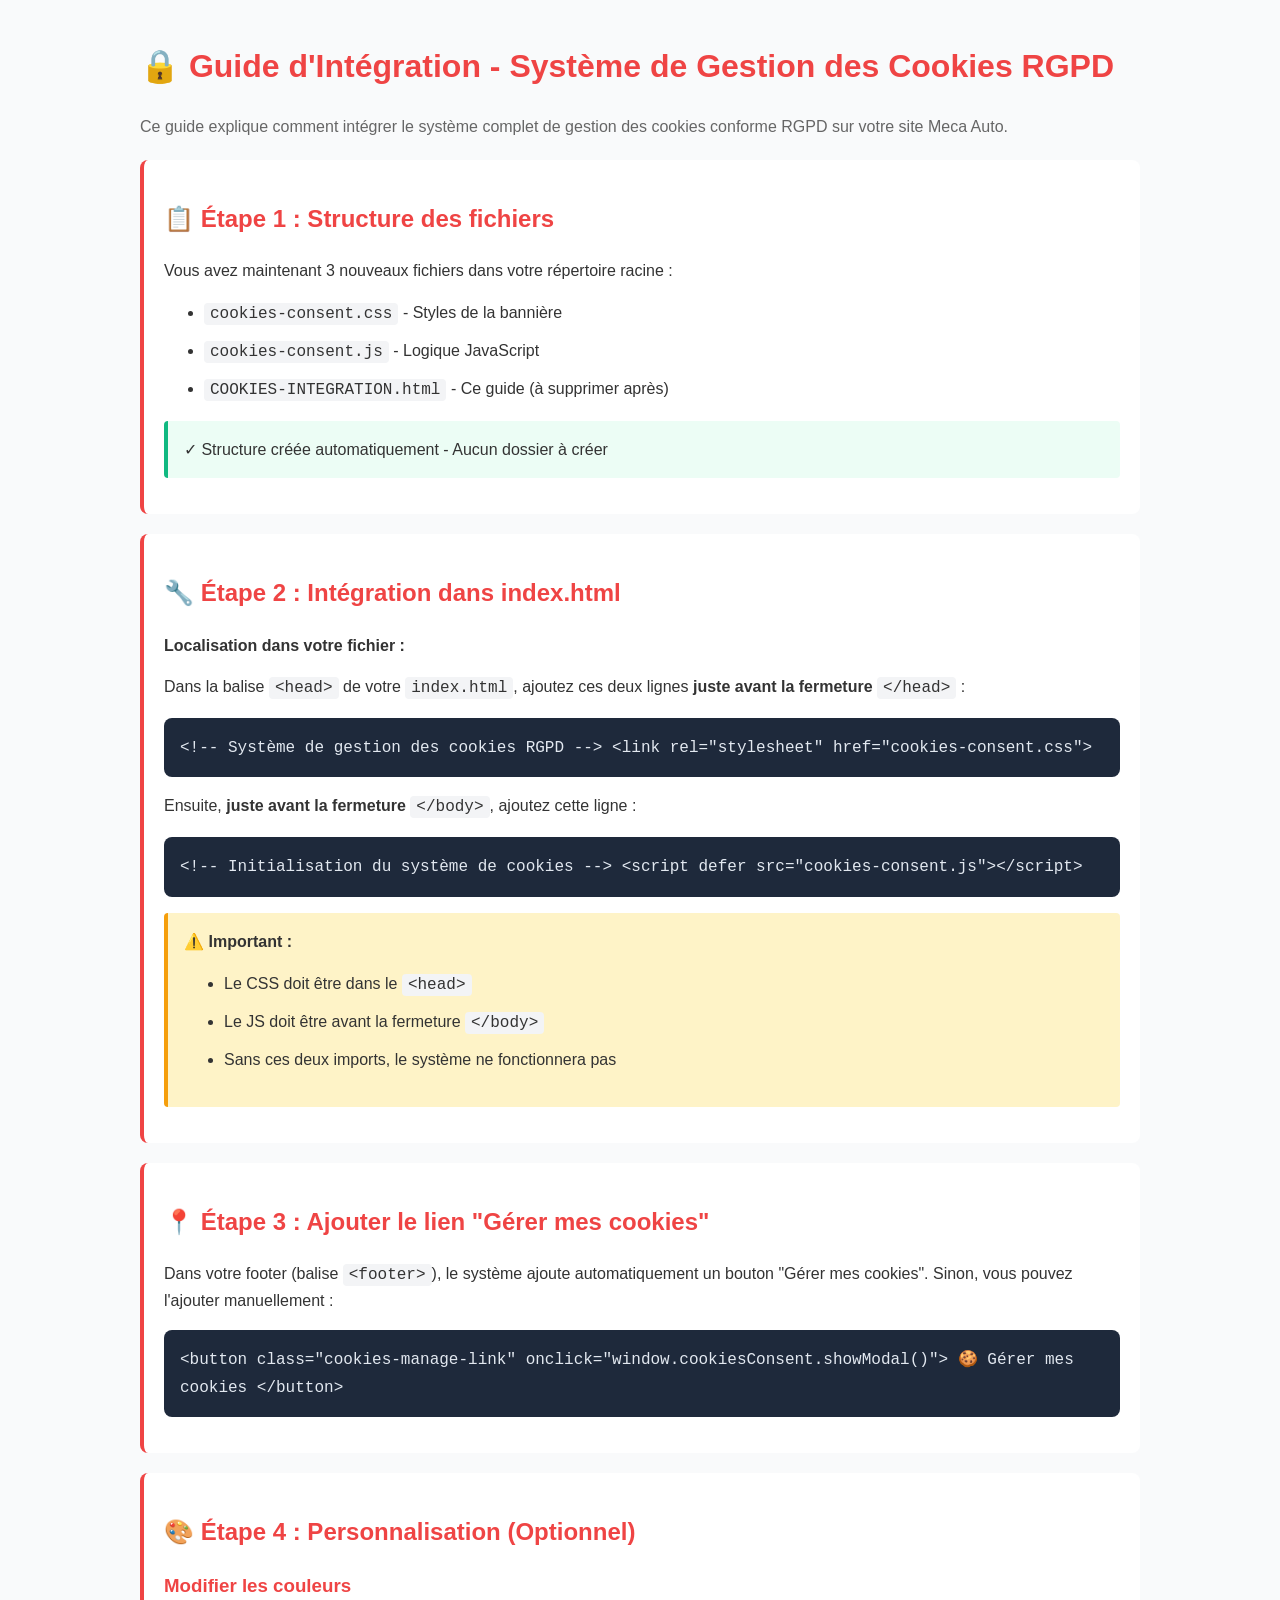
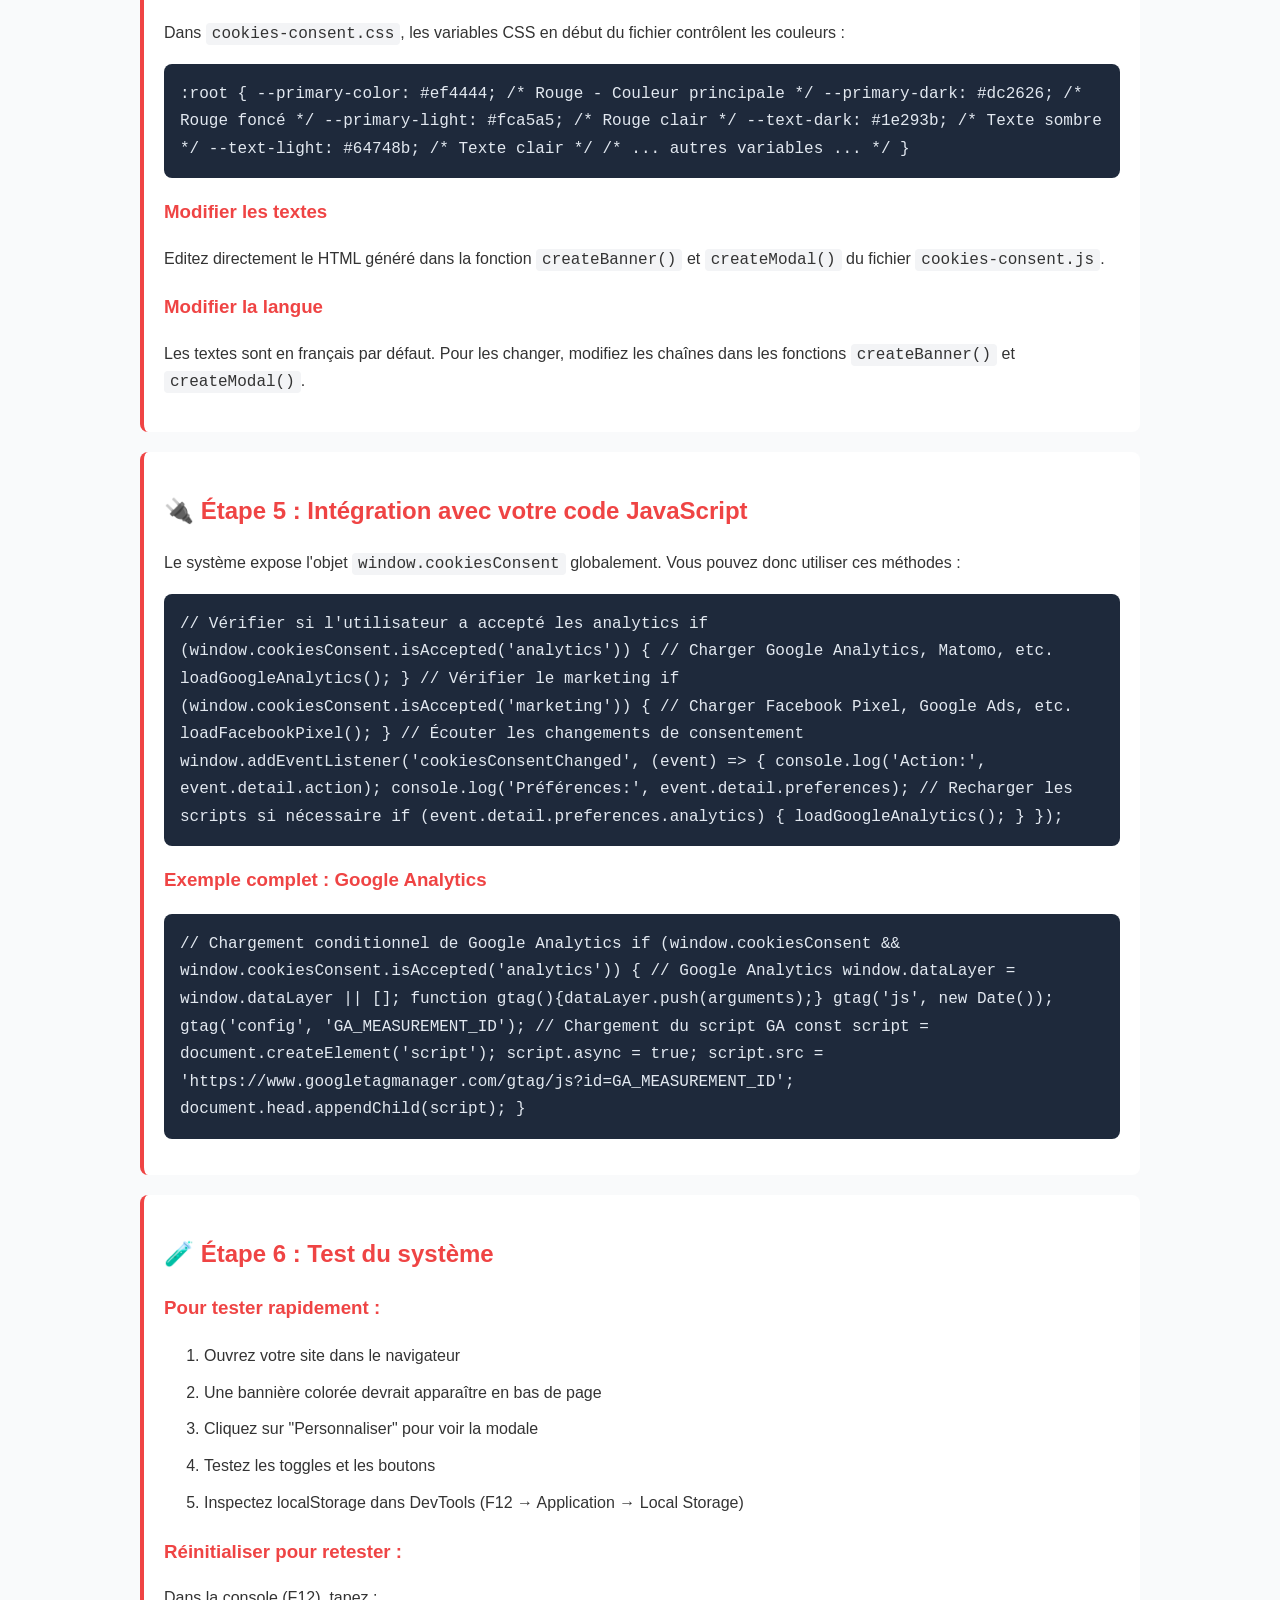
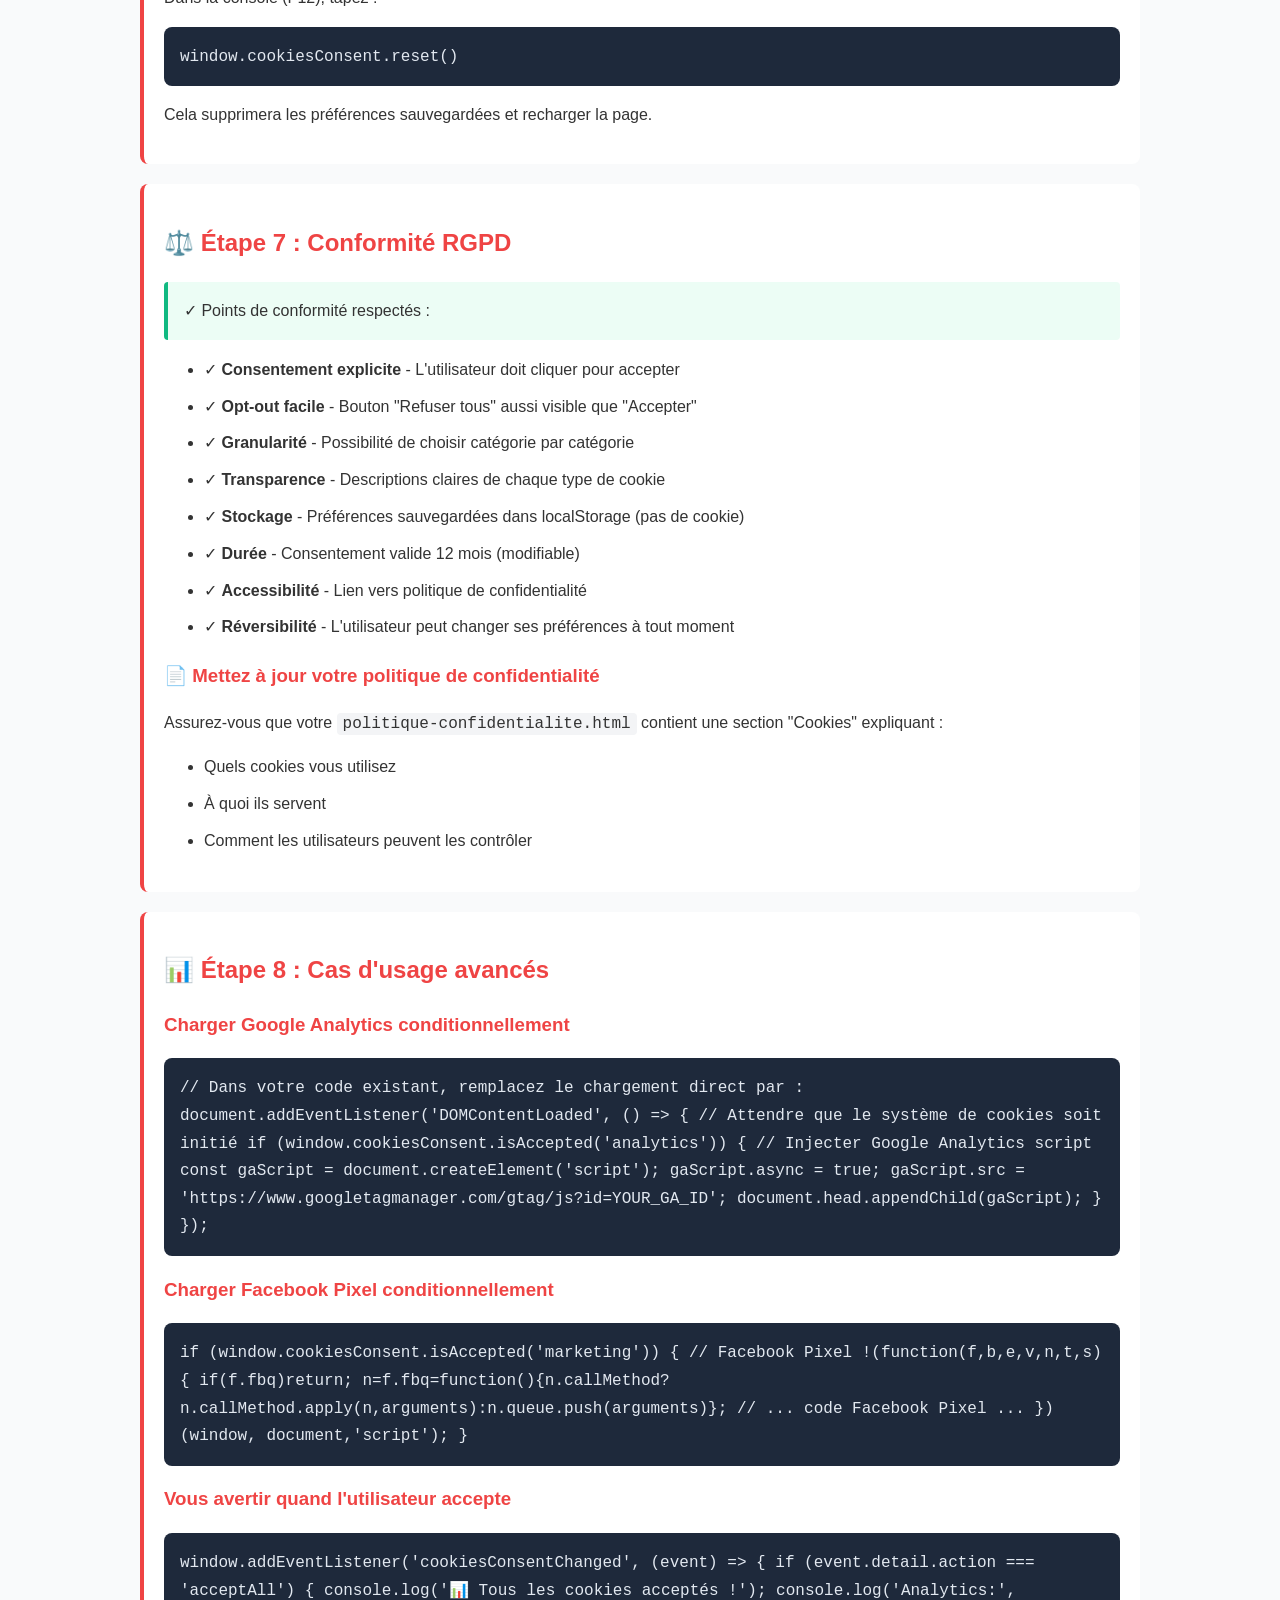
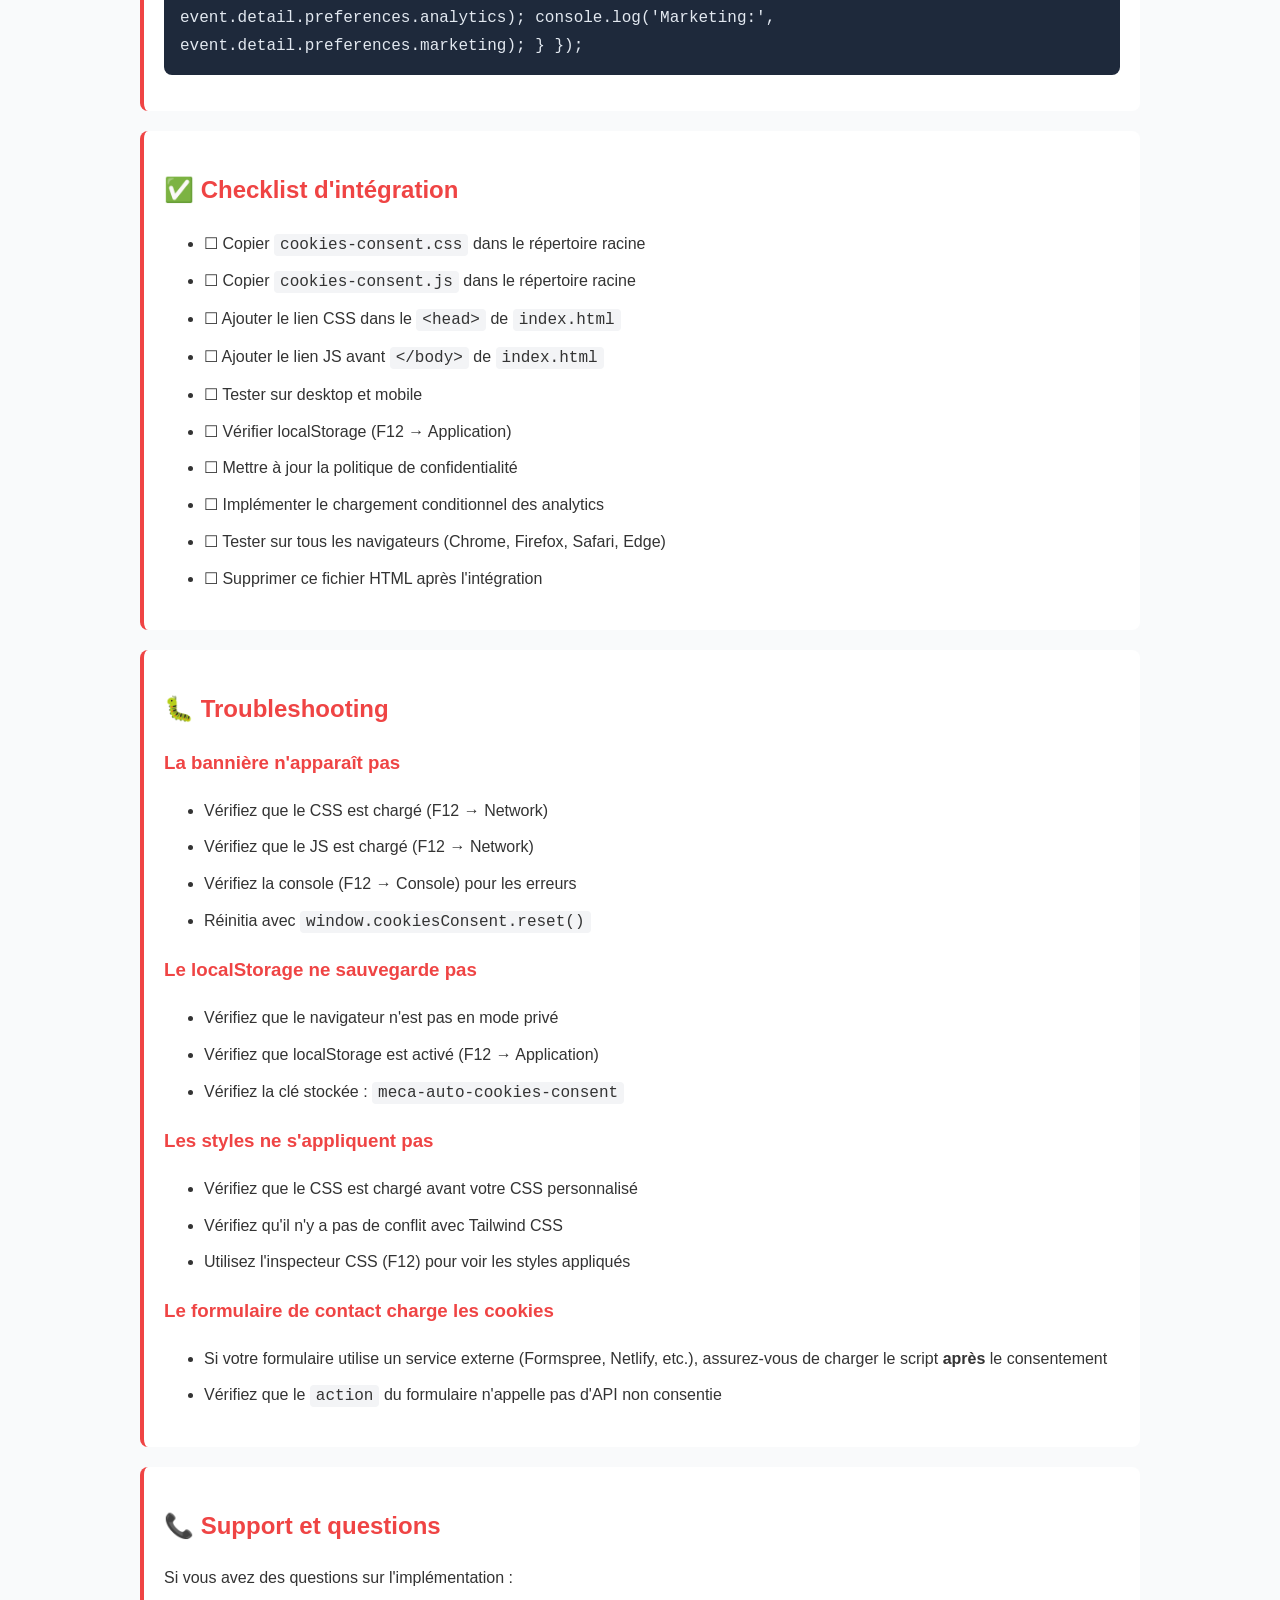
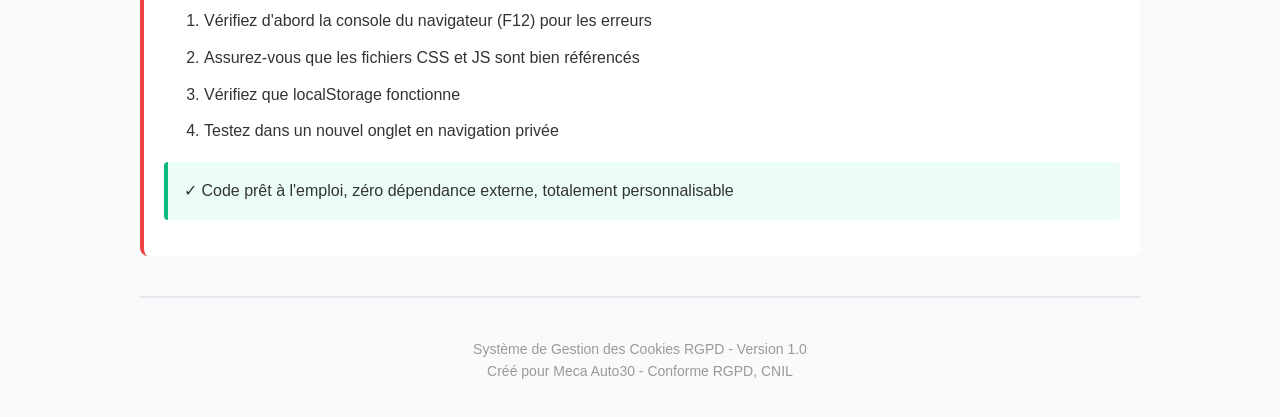
<file: readme/COOKIES-INTEGRATION.html>
<!DOCTYPE html>
<html lang="fr">
<head>
    <meta charset="UTF-8">
    <meta name="viewport" content="width=device-width, initial-scale=1.0">
    <title>Guide d'Intégration - Système de Cookies RGPD</title>
    <style>
        * {
            font-family: 'Poppins', -apple-system, BlinkMacSystemFont, 'Segoe UI', sans-serif;
        }
        body {
            line-height: 1.6;
            color: #333;
            max-width: 1000px;
            margin: 0 auto;
            padding: 20px;
            background: #f9fafb;
        }
        h1, h2, h3 {
            color: #ef4444;
        }
        code {
            background: #f3f4f6;
            padding: 2px 6px;
            border-radius: 4px;
            font-family: 'Courier New', monospace;
        }
        .code-block {
            background: #1e293b;
            color: #e2e8f0;
            padding: 16px;
            border-radius: 8px;
            overflow-x: auto;
            margin: 16px 0;
        }
        .code-block code {
            background: none;
            padding: 0;
            color: inherit;
        }
        .section {
            background: white;
            padding: 20px;
            border-radius: 8px;
            margin: 20px 0;
            border-left: 4px solid #ef4444;
        }
        .warning {
            background: #fef3c7;
            border-left: 4px solid #f59e0b;
            padding: 16px;
            border-radius: 4px;
            margin: 16px 0;
        }
        .success {
            background: #ecfdf5;
            border-left: 4px solid #10b981;
            padding: 16px;
            border-radius: 4px;
            margin: 16px 0;
        }
        ul, ol {
            line-height: 1.8;
        }
        li {
            margin: 8px 0;
        }
        .feature-list {
            display: grid;
            grid-template-columns: repeat(auto-fit, minmax(250px, 1fr));
            gap: 16px;
            margin: 20px 0;
        }
        .feature-item {
            background: white;
            padding: 16px;
            border-radius: 8px;
            box-shadow: 0 2px 8px rgba(0,0,0,0.1);
        }
        .feature-item strong {
            color: #ef4444;
        }
    </style>
</head>
<body>
    <h1>🔒 Guide d'Intégration - Système de Gestion des Cookies RGPD</h1>

    <p style="font-size: 16px; color: #666;">
        Ce guide explique comment intégrer le système complet de gestion des cookies conforme RGPD 
        sur votre site Meca Auto.
    </p>

    <!-- =========== ÉTAPE 1 =========== -->
    <div class="section">
        <h2>📋 Étape 1 : Structure des fichiers</h2>
        <p>Vous avez maintenant 3 nouveaux fichiers dans votre répertoire racine :</p>
        <ul>
            <li><code>cookies-consent.css</code> - Styles de la bannière</li>
            <li><code>cookies-consent.js</code> - Logique JavaScript</li>
            <li><code>COOKIES-INTEGRATION.html</code> - Ce guide (à supprimer après)</li>
        </ul>
        <div class="success">
            ✓ Structure créée automatiquement - Aucun dossier à créer
        </div>
    </div>

    <!-- =========== ÉTAPE 2 =========== -->
    <div class="section">
        <h2>🔧 Étape 2 : Intégration dans index.html</h2>
        
        <p><strong>Localisation dans votre fichier :</strong></p>
        <p>Dans la balise <code>&lt;head&gt;</code> de votre <code>index.html</code>, ajoutez ces deux lignes 
        <strong>juste avant la fermeture</strong> <code>&lt;/head&gt;</code> :</p>

        <div class="code-block"><code>&lt;!-- Système de gestion des cookies RGPD --&gt;
&lt;link rel="stylesheet" href="cookies-consent.css"&gt;</code></div>

        <p>Ensuite, <strong>juste avant la fermeture</strong> <code>&lt;/body&gt;</code>, ajoutez cette ligne :</p>

        <div class="code-block"><code>&lt;!-- Initialisation du système de cookies --&gt;
&lt;script defer src="cookies-consent.js"&gt;&lt;/script&gt;</code></div>

        <div class="warning">
            ⚠️ <strong>Important :</strong> 
            <ul>
                <li>Le CSS doit être dans le <code>&lt;head&gt;</code></li>
                <li>Le JS doit être avant la fermeture <code>&lt;/body&gt;</code></li>
                <li>Sans ces deux imports, le système ne fonctionnera pas</li>
            </ul>
        </div>
    </div>

    <!-- =========== ÉTAPE 3 =========== -->
    <div class="section">
        <h2>📍 Étape 3 : Ajouter le lien "Gérer mes cookies"</h2>

        <p>Dans votre footer (balise <code>&lt;footer&gt;</code>), le système ajoute automatiquement 
        un bouton "Gérer mes cookies". Sinon, vous pouvez l'ajouter manuellement :</p>

        <div class="code-block"><code>&lt;button class="cookies-manage-link" onclick="window.cookiesConsent.showModal()"&gt;
    🍪 Gérer mes cookies
&lt;/button&gt;</code></div>
    </div>

    <!-- =========== ÉTAPE 4 =========== -->
    <div class="section">
        <h2>🎨 Étape 4 : Personnalisation (Optionnel)</h2>

        <h3>Modifier les couleurs</h3>
        <p>Dans <code>cookies-consent.css</code>, les variables CSS en début du fichier contrôlent les couleurs :</p>

        <div class="code-block"><code>:root {
    --primary-color: #ef4444;      /* Rouge - Couleur principale */
    --primary-dark: #dc2626;       /* Rouge foncé */
    --primary-light: #fca5a5;      /* Rouge clair */
    --text-dark: #1e293b;          /* Texte sombre */
    --text-light: #64748b;         /* Texte clair */
    /* ... autres variables ... */
}</code></div>

        <h3>Modifier les textes</h3>
        <p>Editez directement le HTML généré dans la fonction <code>createBanner()</code> 
        et <code>createModal()</code> du fichier <code>cookies-consent.js</code>.</p>

        <h3>Modifier la langue</h3>
        <p>Les textes sont en français par défaut. Pour les changer, modifiez les chaînes 
        dans les fonctions <code>createBanner()</code> et <code>createModal()</code>.</p>
    </div>

    <!-- =========== ÉTAPE 5 =========== -->
    <div class="section">
        <h2>🔌 Étape 5 : Intégration avec votre code JavaScript</h2>

        <p>Le système expose l'objet <code>window.cookiesConsent</code> globalement. 
        Vous pouvez donc utiliser ces méthodes :</p>

        <div class="code-block"><code>// Vérifier si l'utilisateur a accepté les analytics
if (window.cookiesConsent.isAccepted('analytics')) {
    // Charger Google Analytics, Matomo, etc.
    loadGoogleAnalytics();
}

// Vérifier le marketing
if (window.cookiesConsent.isAccepted('marketing')) {
    // Charger Facebook Pixel, Google Ads, etc.
    loadFacebookPixel();
}

// Écouter les changements de consentement
window.addEventListener('cookiesConsentChanged', (event) => {
    console.log('Action:', event.detail.action);
    console.log('Préférences:', event.detail.preferences);
    
    // Recharger les scripts si nécessaire
    if (event.detail.preferences.analytics) {
        loadGoogleAnalytics();
    }
});</code></div>

        <h3>Exemple complet : Google Analytics</h3>
        <div class="code-block"><code>// Chargement conditionnel de Google Analytics
if (window.cookiesConsent && window.cookiesConsent.isAccepted('analytics')) {
    // Google Analytics
    window.dataLayer = window.dataLayer || [];
    function gtag(){dataLayer.push(arguments);}
    gtag('js', new Date());
    gtag('config', 'GA_MEASUREMENT_ID');
    
    // Chargement du script GA
    const script = document.createElement('script');
    script.async = true;
    script.src = 'https://www.googletagmanager.com/gtag/js?id=GA_MEASUREMENT_ID';
    document.head.appendChild(script);
}</code></div>
    </div>

    <!-- =========== ÉTAPE 6 =========== -->
    <div class="section">
        <h2>🧪 Étape 6 : Test du système</h2>

        <h3>Pour tester rapidement :</h3>
        <ol>
            <li>Ouvrez votre site dans le navigateur</li>
            <li>Une bannière colorée devrait apparaître en bas de page</li>
            <li>Cliquez sur "Personnaliser" pour voir la modale</li>
            <li>Testez les toggles et les boutons</li>
            <li>Inspectez localStorage dans DevTools (F12 → Application → Local Storage)</li>
        </ol>

        <h3>Réinitialiser pour retester :</h3>
        <p>Dans la console (F12), tapez :</p>
        <div class="code-block"><code>window.cookiesConsent.reset()</code></div>
        <p>Cela supprimera les préférences sauvegardées et recharger la page.</p>
    </div>

    <!-- =========== ÉTAPE 7 =========== -->
    <div class="section">
        <h2>⚖️ Étape 7 : Conformité RGPD</h2>

        <div class="success">
            ✓ Points de conformité respectés :
        </div>

        <ul>
            <li>✓ <strong>Consentement explicite</strong> - L'utilisateur doit cliquer pour accepter</li>
            <li>✓ <strong>Opt-out facile</strong> - Bouton "Refuser tous" aussi visible que "Accepter"</li>
            <li>✓ <strong>Granularité</strong> - Possibilité de choisir catégorie par catégorie</li>
            <li>✓ <strong>Transparence</strong> - Descriptions claires de chaque type de cookie</li>
            <li>✓ <strong>Stockage</strong> - Préférences sauvegardées dans localStorage (pas de cookie)</li>
            <li>✓ <strong>Durée</strong> - Consentement valide 12 mois (modifiable)</li>
            <li>✓ <strong>Accessibilité</strong> - Lien vers politique de confidentialité</li>
            <li>✓ <strong>Réversibilité</strong> - L'utilisateur peut changer ses préférences à tout moment</li>
        </ul>

        <h3>📄 Mettez à jour votre politique de confidentialité</h3>
        <p>Assurez-vous que votre <code>politique-confidentialite.html</code> 
        contient une section "Cookies" expliquant :</p>
        <ul>
            <li>Quels cookies vous utilisez</li>
            <li>À quoi ils servent</li>
            <li>Comment les utilisateurs peuvent les contrôler</li>
        </ul>
    </div>

    <!-- =========== ÉTAPE 8 =========== -->
    <div class="section">
        <h2>📊 Étape 8 : Cas d'usage avancés</h2>

        <h3>Charger Google Analytics conditionnellement</h3>
        <div class="code-block"><code>// Dans votre code existant, remplacez le chargement direct par :
document.addEventListener('DOMContentLoaded', () => {
    // Attendre que le système de cookies soit initié
    if (window.cookiesConsent.isAccepted('analytics')) {
        // Injecter Google Analytics script
        const gaScript = document.createElement('script');
        gaScript.async = true;
        gaScript.src = 'https://www.googletagmanager.com/gtag/js?id=YOUR_GA_ID';
        document.head.appendChild(gaScript);
    }
});</code></div>

        <h3>Charger Facebook Pixel conditionnellement</h3>
        <div class="code-block"><code>if (window.cookiesConsent.isAccepted('marketing')) {
    // Facebook Pixel
    !(function(f,b,e,v,n,t,s){
        if(f.fbq)return;
        n=f.fbq=function(){n.callMethod?
            n.callMethod.apply(n,arguments):n.queue.push(arguments)};
        // ... code Facebook Pixel ...
    })(window, document,'script');
}</code></div>

        <h3>Vous avertir quand l'utilisateur accepte</h3>
        <div class="code-block"><code>window.addEventListener('cookiesConsentChanged', (event) => {
    if (event.detail.action === 'acceptAll') {
        console.log('📊 Tous les cookies acceptés !');
        console.log('Analytics:', event.detail.preferences.analytics);
        console.log('Marketing:', event.detail.preferences.marketing);
    }
});</code></div>
    </div>

    <!-- =========== CHECKLIST =========== -->
    <div class="section">
        <h2>✅ Checklist d'intégration</h2>

        <ul>
            <li>☐ Copier <code>cookies-consent.css</code> dans le répertoire racine</li>
            <li>☐ Copier <code>cookies-consent.js</code> dans le répertoire racine</li>
            <li>☐ Ajouter le lien CSS dans le <code>&lt;head&gt;</code> de <code>index.html</code></li>
            <li>☐ Ajouter le lien JS avant <code>&lt;/body&gt;</code> de <code>index.html</code></li>
            <li>☐ Tester sur desktop et mobile</li>
            <li>☐ Vérifier localStorage (F12 → Application)</li>
            <li>☐ Mettre à jour la politique de confidentialité</li>
            <li>☐ Implémenter le chargement conditionnel des analytics</li>
            <li>☐ Tester sur tous les navigateurs (Chrome, Firefox, Safari, Edge)</li>
            <li>☐ Supprimer ce fichier HTML après l'intégration</li>
        </ul>
    </div>

    <!-- =========== TROUBLESHOOTING =========== -->
    <div class="section">
        <h2>🐛 Troubleshooting</h2>

        <h3>La bannière n'apparaît pas</h3>
        <ul>
            <li>Vérifiez que le CSS est chargé (F12 → Network)</li>
            <li>Vérifiez que le JS est chargé (F12 → Network)</li>
            <li>Vérifiez la console (F12 → Console) pour les erreurs</li>
            <li>Réinitia avec <code>window.cookiesConsent.reset()</code></li>
        </ul>

        <h3>Le localStorage ne sauvegarde pas</h3>
        <ul>
            <li>Vérifiez que le navigateur n'est pas en mode privé</li>
            <li>Vérifiez que localStorage est activé (F12 → Application)</li>
            <li>Vérifiez la clé stockée : <code>meca-auto-cookies-consent</code></li>
        </ul>

        <h3>Les styles ne s'appliquent pas</h3>
        <ul>
            <li>Vérifiez que le CSS est chargé avant votre CSS personnalisé</li>
            <li>Vérifiez qu'il n'y a pas de conflit avec Tailwind CSS</li>
            <li>Utilisez l'inspecteur CSS (F12) pour voir les styles appliqués</li>
        </ul>

        <h3>Le formulaire de contact charge les cookies</h3>
        <ul>
            <li>Si votre formulaire utilise un service externe (Formspree, Netlify, etc.),
                assurez-vous de charger le script <strong>après</strong> le consentement</li>
            <li>Vérifiez que le <code>action</code> du formulaire n'appelle pas d'API 
                non consentie</li>
        </ul>
    </div>

    <!-- =========== SUPPORT =========== -->
    <div class="section">
        <h2>📞 Support et questions</h2>

        <p>Si vous avez des questions sur l'implémentation :</p>
        <ol>
            <li>Vérifiez d'abord la console du navigateur (F12) pour les erreurs</li>
            <li>Assurez-vous que les fichiers CSS et JS sont bien référencés</li>
            <li>Vérifiez que localStorage fonctionne</li>
            <li>Testez dans un nouvel onglet en navigation privée</li>
        </ol>

        <div class="success">
            ✓ Code prêt à l'emploi, zéro dépendance externe, totalement personnalisable
        </div>
    </div>

    <hr style="margin: 40px 0; border: none; border-top: 2px solid #e5e7eb;">

    <p style="text-align: center; color: #999; font-size: 14px;">
        Système de Gestion des Cookies RGPD - Version 1.0<br>
        Créé pour Meca Auto30 - Conforme RGPD, CNIL
    </p>
</body>
</html>
</file>
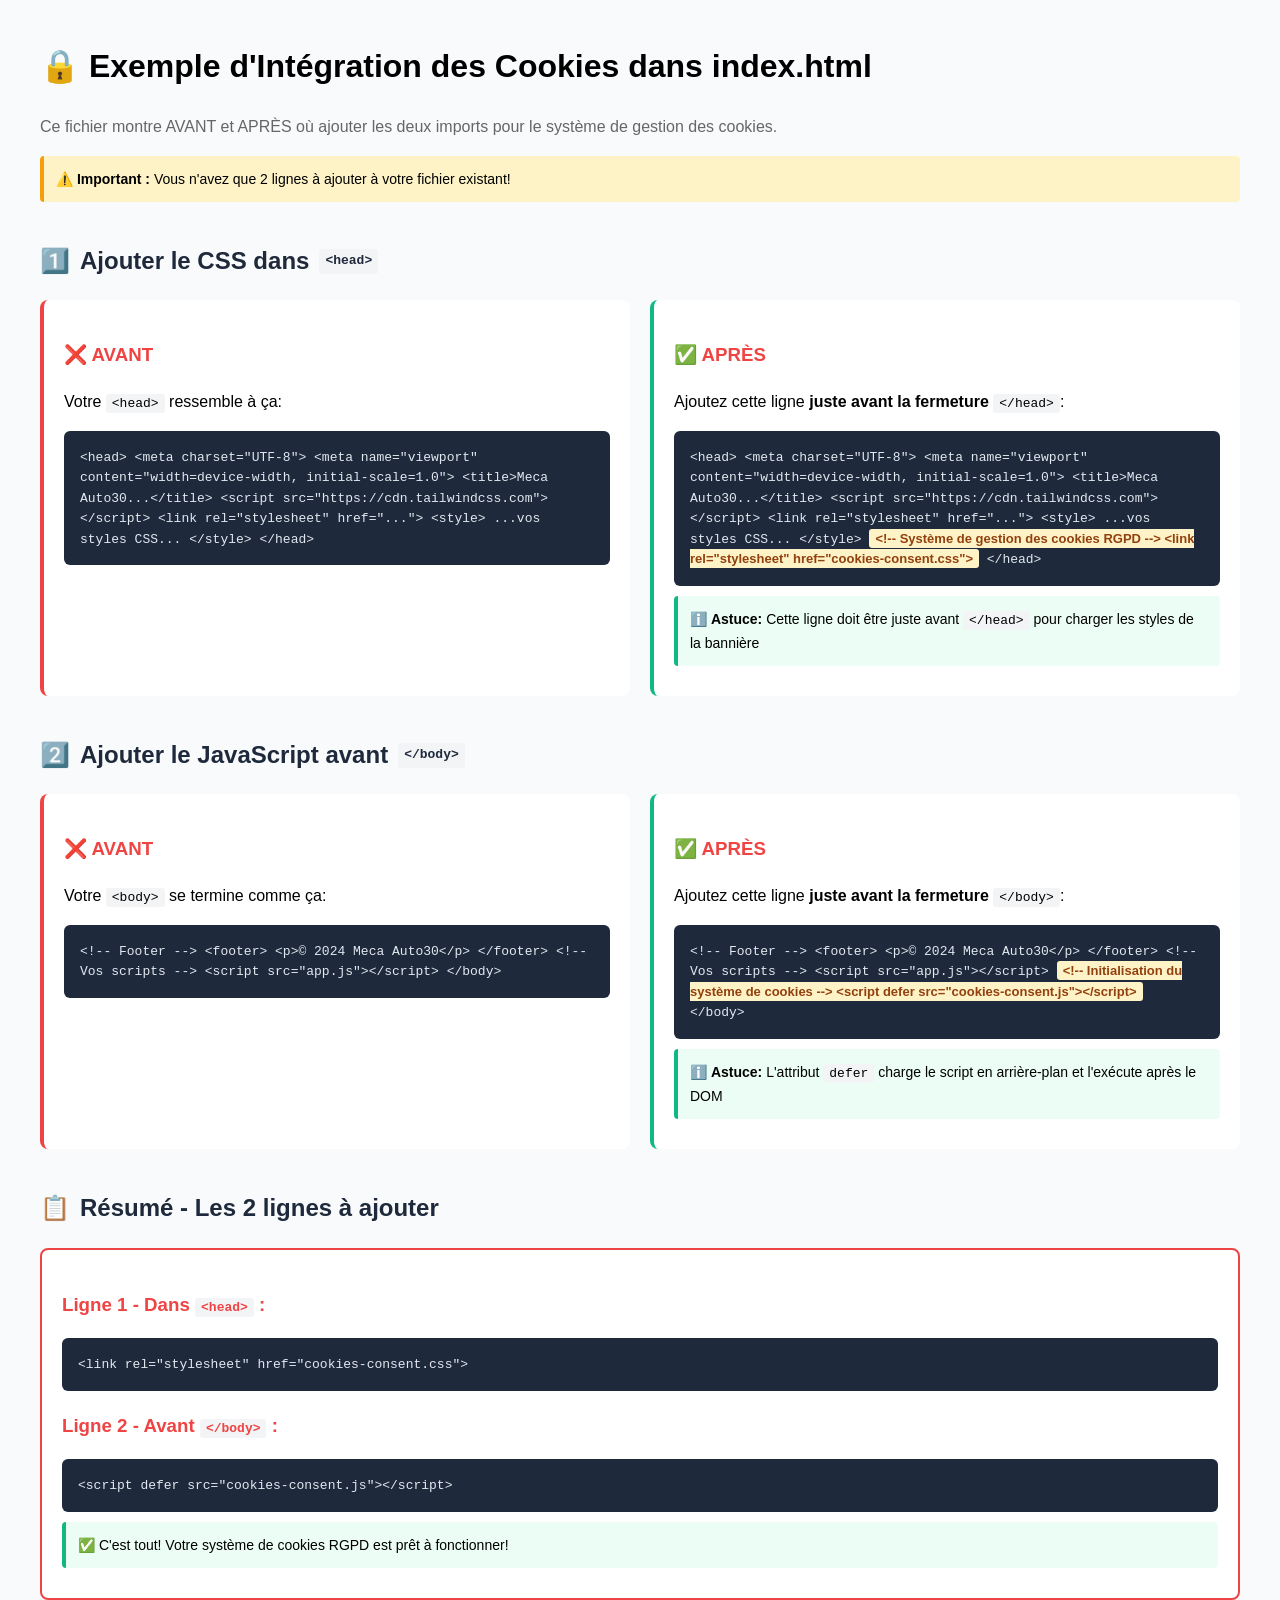
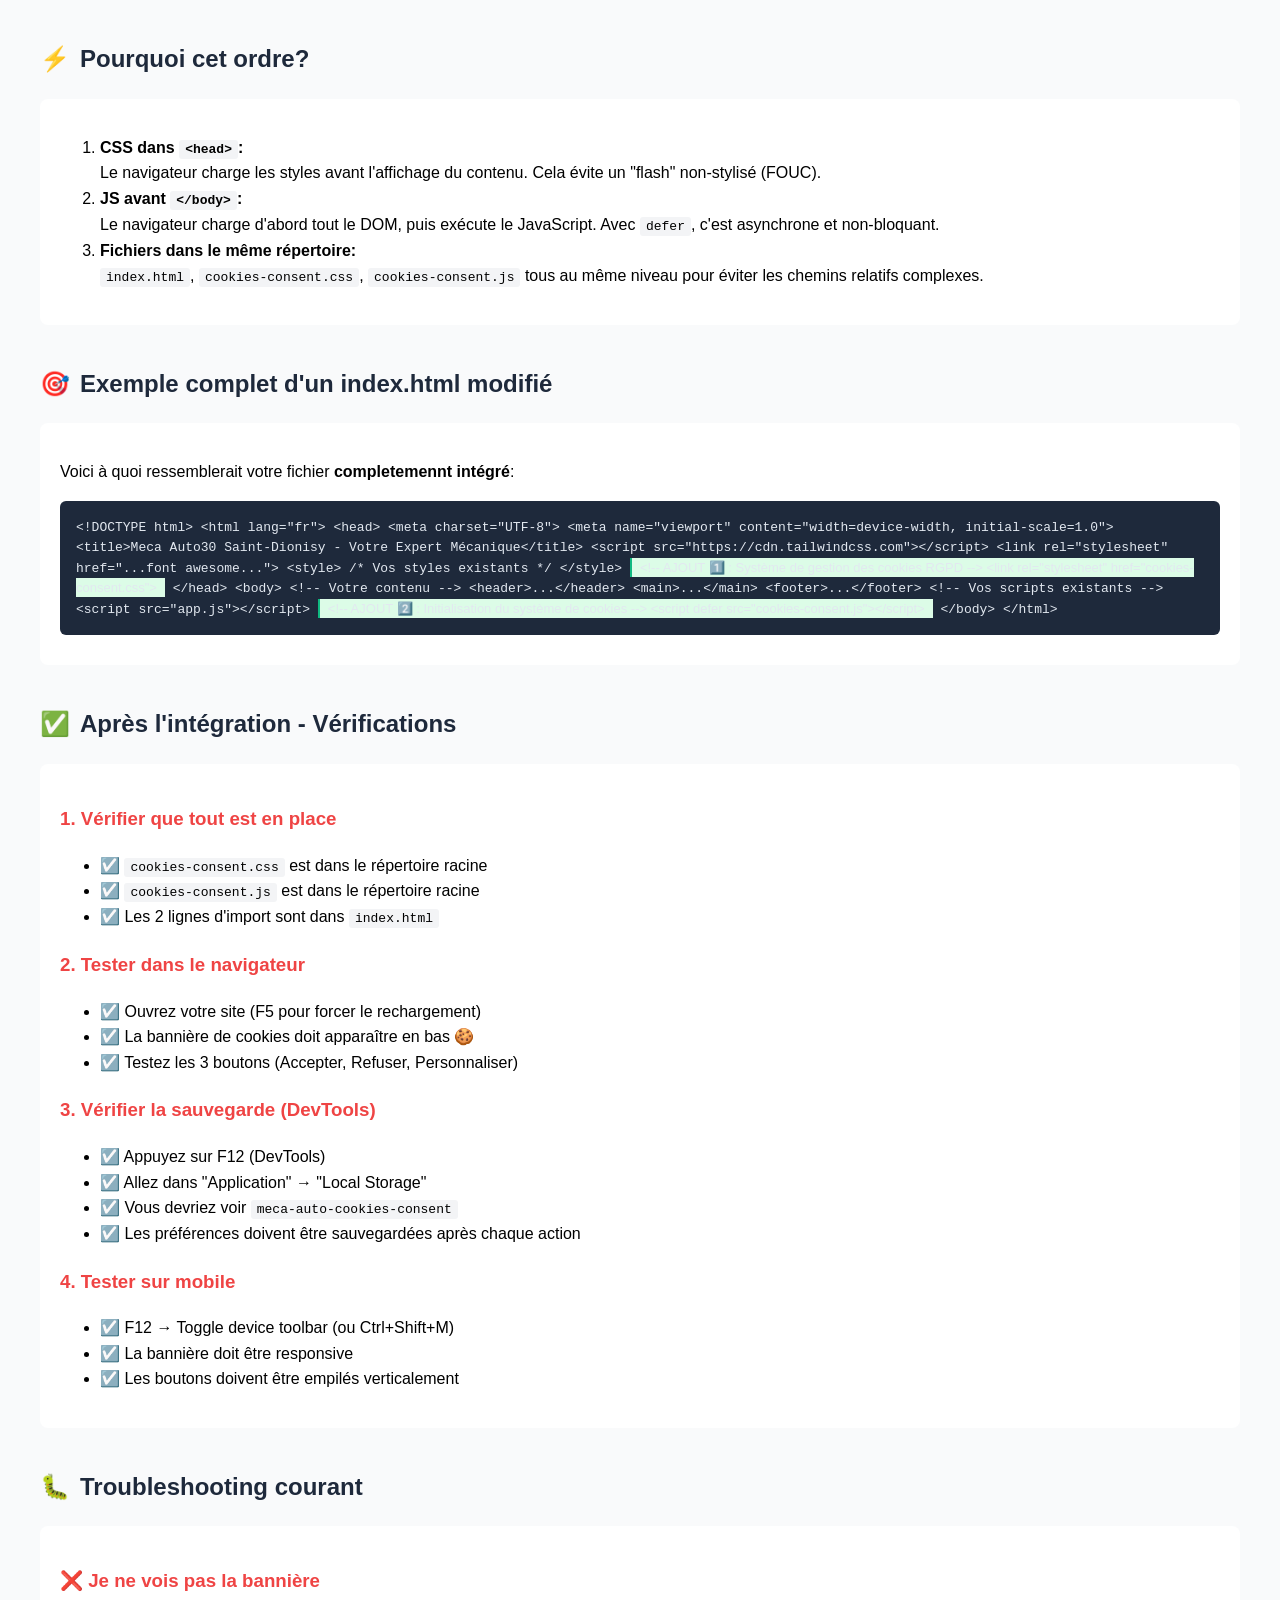
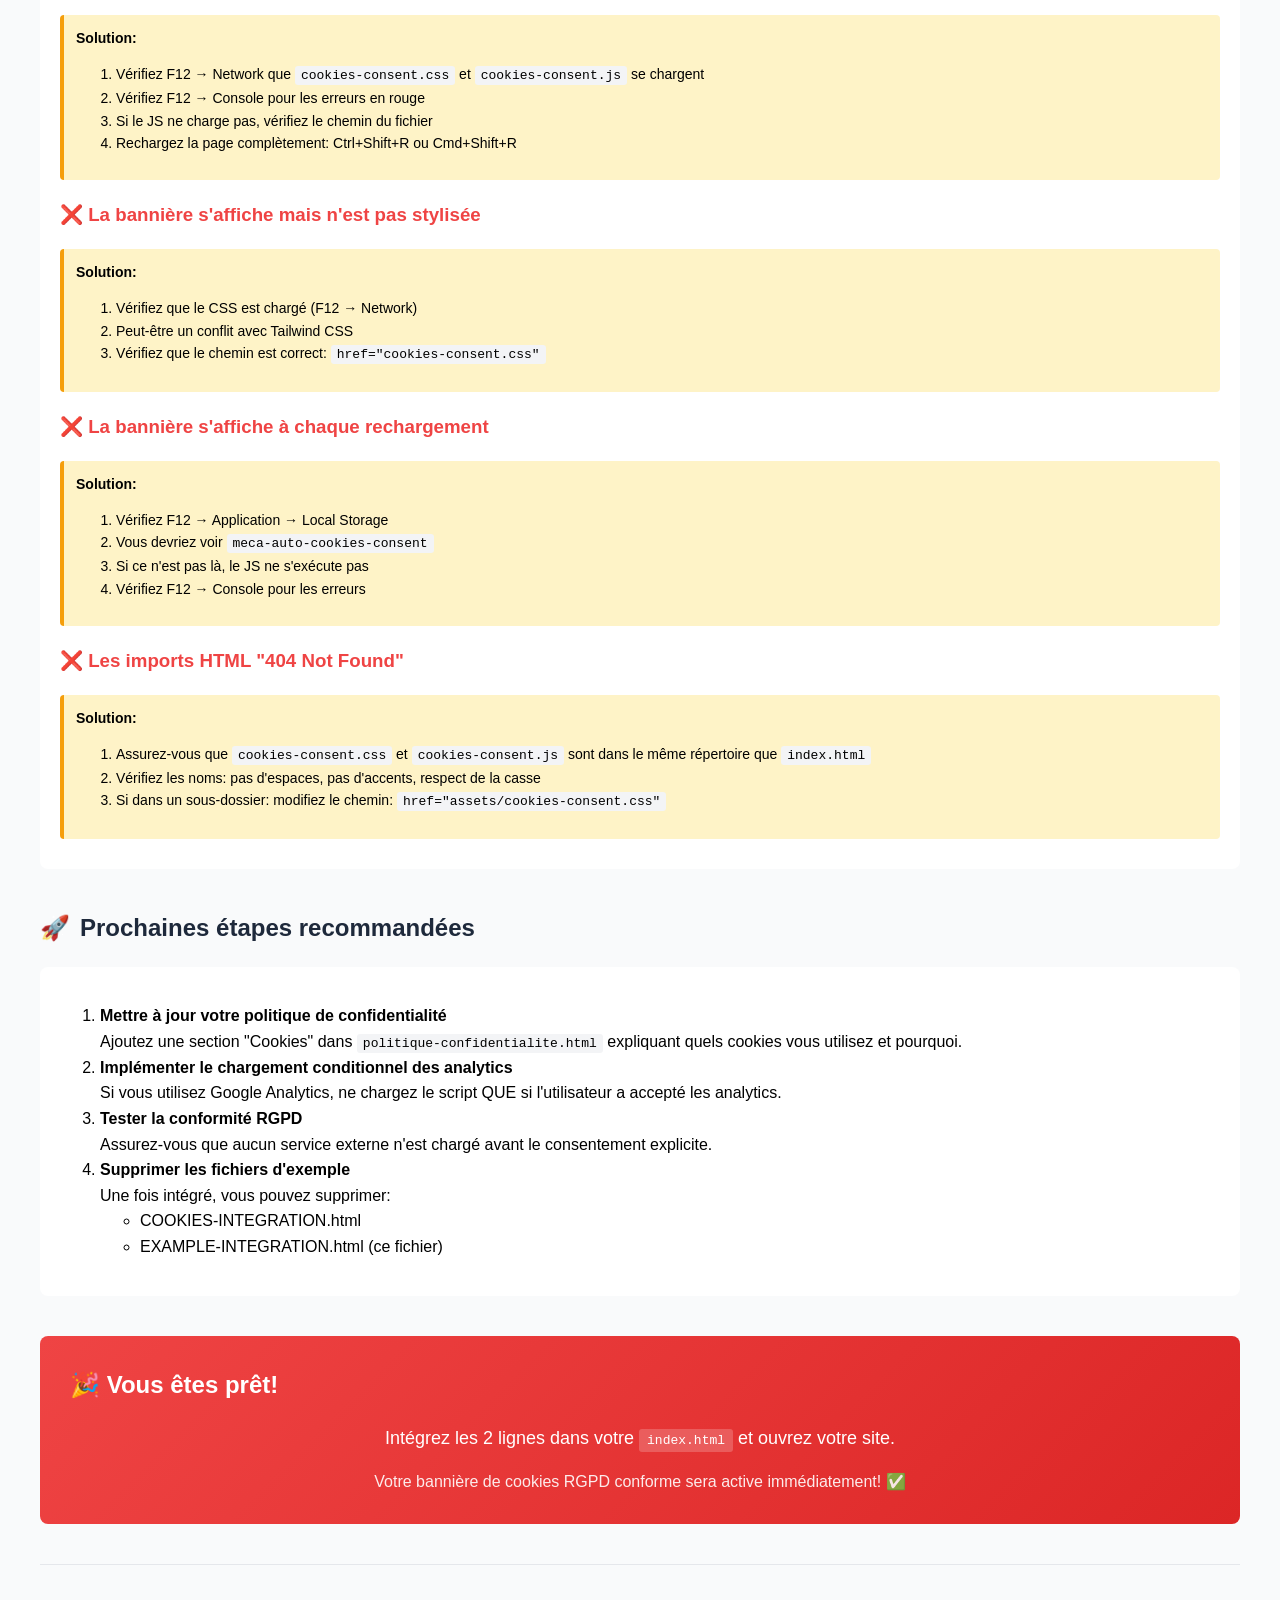
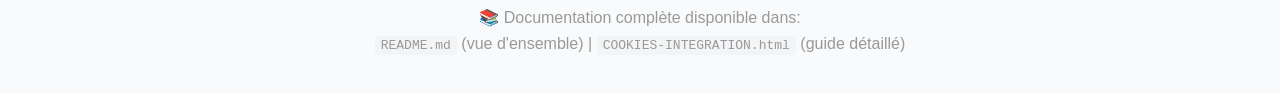
<file: readme/EXAMPLE-INTEGRATION.html>
<!DOCTYPE html>
<html lang="fr">
<head>
    <meta charset="UTF-8">
    <meta name="viewport" content="width=device-width, initial-scale=1.0">
    <title>Exemple d'Intégration des Cookies - AVANT/APRÈS</title>
    <style>
        * {
            font-family: 'Poppins', -apple-system, BlinkMacSystemFont, 'Segoe UI', sans-serif;
        }
        body {
            max-width: 1200px;
            margin: 0 auto;
            padding: 20px;
            background: #f9fafb;
            line-height: 1.6;
        }
        .container {
            display: grid;
            grid-template-columns: 1fr 1fr;
            gap: 20px;
            margin: 20px 0;
        }
        .before, .after {
            background: white;
            padding: 20px;
            border-radius: 8px;
            border-left: 4px solid;
        }
        .before {
            border-left-color: #ef4444;
        }
        .after {
            border-left-color: #10b981;
        }
        h2 {
            color: #1e293b;
            margin-top: 0;
            display: flex;
            align-items: center;
            gap: 10px;
        }
        code {
            background: #f3f4f6;
            padding: 2px 6px;
            border-radius: 3px;
            font-family: 'Courier New', monospace;
            font-size: 13px;
        }
        .code-block {
            background: #1e293b;
            color: #e2e8f0;
            padding: 16px;
            border-radius: 6px;
            overflow-x: auto;
            margin: 10px 0;
            font-size: 13px;
            line-height: 1.5;
        }
        .code-block code {
            background: none;
            padding: 0;
            color: inherit;
        }
        .highlight {
            background: #fef3c7;
            padding: 2px 6px;
            border-radius: 3px;
            font-weight: 600;
            color: #92400e;
        }
        .added {
            background: #dcfce7;
            border-left: 2px solid #10b981;
            padding: 2px 8px;
            margin: 4px 0;
        }
        .note {
            background: #ecfdf5;
            border-left: 4px solid #10b981;
            padding: 12px;
            border-radius: 4px;
            margin: 10px 0;
            font-size: 14px;
        }
        .warning {
            background: #fef3c7;
            border-left: 4px solid #f59e0b;
            padding: 12px;
            border-radius: 4px;
            margin: 10px 0;
            font-size: 14px;
        }
        h3 {
            color: #ef4444;
            margin-top: 20px;
        }
        @media (max-width: 768px) {
            .container {
                grid-template-columns: 1fr;
            }
        }
    </style>
</head>
<body>
    <h1>🔒 Exemple d'Intégration des Cookies dans index.html</h1>
    <p style="color: #666; font-size: 16px;">
        Ce fichier montre AVANT et APRÈS où ajouter les deux imports 
        pour le système de gestion des cookies.
    </p>

    <div class="warning">
        <strong>⚠️ Important :</strong> Vous n'avez que 2 lignes à ajouter à votre fichier existant!
    </div>

    <!-- ÉTAPE 1 : DANS LA SECTION HEAD -->
    <h2 style="margin-top: 40px; color: #1e293b;">
        <span>1️⃣</span> Ajouter le CSS dans <code>&lt;head&gt;</code>
    </h2>
    
    <div class="container">
        <div class="before">
            <h3>❌ AVANT</h3>
            <p>Votre <code>&lt;head&gt;</code> ressemble à ça:</p>
            <div class="code-block"><code>&lt;head&gt;
    &lt;meta charset="UTF-8"&gt;
    &lt;meta name="viewport" content="width=device-width, initial-scale=1.0"&gt;
    &lt;title&gt;Meca Auto30...&lt;/title&gt;
    &lt;script src="https://cdn.tailwindcss.com"&gt;&lt;/script&gt;
    &lt;link rel="stylesheet" href="..."&gt;
    &lt;style&gt;
        ...vos styles CSS...
    &lt;/style&gt;
&lt;/head&gt;</code></div>
        </div>

        <div class="after">
            <h3>✅ APRÈS</h3>
            <p>Ajoutez cette ligne <strong>juste avant la fermeture</strong> <code>&lt;/head&gt;</code>:</p>
            <div class="code-block"><code>&lt;head&gt;
    &lt;meta charset="UTF-8"&gt;
    &lt;meta name="viewport" content="width=device-width, initial-scale=1.0"&gt;
    &lt;title&gt;Meca Auto30...&lt;/title&gt;
    &lt;script src="https://cdn.tailwindcss.com"&gt;&lt;/script&gt;
    &lt;link rel="stylesheet" href="..."&gt;
    &lt;style&gt;
        ...vos styles CSS...
    &lt;/style&gt;
    <span class="highlight">&lt;!-- Système de gestion des cookies RGPD --&gt;
    &lt;link rel="stylesheet" href="cookies-consent.css"&gt;</span>
&lt;/head&gt;</code></div>
            <div class="note">
                ℹ️ <strong>Astuce:</strong> Cette ligne doit être juste avant <code>&lt;/head&gt;</code> 
                pour charger les styles de la bannière
            </div>
        </div>
    </div>

    <!-- ÉTAPE 2 : AVANT LA FERMETURE BODY -->
    <h2 style="margin-top: 40px; color: #1e293b;">
        <span>2️⃣</span> Ajouter le JavaScript avant <code>&lt;/body&gt;</code>
    </h2>
    
    <div class="container">
        <div class="before">
            <h3>❌ AVANT</h3>
            <p>Votre <code>&lt;body&gt;</code> se termine comme ça:</p>
            <div class="code-block"><code>    &lt;!-- Footer --&gt;
    &lt;footer&gt;
        &lt;p&gt;© 2024 Meca Auto30&lt;/p&gt;
    &lt;/footer&gt;
    
    &lt;!-- Vos scripts --&gt;
    &lt;script src="app.js"&gt;&lt;/script&gt;
&lt;/body&gt;</code></div>
        </div>

        <div class="after">
            <h3>✅ APRÈS</h3>
            <p>Ajoutez cette ligne <strong>juste avant la fermeture</strong> <code>&lt;/body&gt;</code>:</p>
            <div class="code-block"><code>    &lt;!-- Footer --&gt;
    &lt;footer&gt;
        &lt;p&gt;© 2024 Meca Auto30&lt;/p&gt;
    &lt;/footer&gt;
    
    &lt;!-- Vos scripts --&gt;
    &lt;script src="app.js"&gt;&lt;/script&gt;
    <span class="highlight">&lt;!-- Initialisation du système de cookies --&gt;
    &lt;script defer src="cookies-consent.js"&gt;&lt;/script&gt;</span>
&lt;/body&gt;</code></div>
            <div class="note">
                ℹ️ <strong>Astuce:</strong> L'attribut <code>defer</code> charge le script 
                en arrière-plan et l'exécute après le DOM
            </div>
        </div>
    </div>

    <!-- RÉSUMÉ COMPLET -->
    <h2 style="margin-top: 40px; color: #1e293b;">
        <span>📋</span> Résumé - Les 2 lignes à ajouter
    </h2>

    <div style="background: white; padding: 20px; border-radius: 8px; 
                border: 2px solid #ef4444; margin: 20px 0;">
        
        <h3>Ligne 1 - Dans <code>&lt;head&gt;</code> :</h3>
        <div class="code-block"><code>&lt;link rel="stylesheet" href="cookies-consent.css"&gt;</code></div>

        <h3>Ligne 2 - Avant <code>&lt;/body&gt;</code> :</h3>
        <div class="code-block"><code>&lt;script defer src="cookies-consent.js"&gt;&lt;/script&gt;</code></div>

        <div class="note">
            ✅ C'est tout! Votre système de cookies RGPD est prêt à fonctionner!
        </div>
    </div>

    <!-- ORDRE D'IMPORTANCE -->
    <h2 style="margin-top: 40px; color: #1e293b;">
        <span>⚡</span> Pourquoi cet ordre?
    </h2>

    <div style="background: white; padding: 20px; border-radius: 8px; margin: 20px 0;">
        <ol>
            <li>
                <strong>CSS dans <code>&lt;head&gt;</code>:</strong><br>
                Le navigateur charge les styles avant l'affichage du contenu.
                Cela évite un "flash" non-stylisé (FOUC).
            </li>
            <li>
                <strong>JS avant <code>&lt;/body&gt;</code>:</strong><br>
                Le navigateur charge d'abord tout le DOM, puis exécute le JavaScript.
                Avec <code>defer</code>, c'est asynchrone et non-bloquant.
            </li>
            <li>
                <strong>Fichiers dans le même répertoire:</strong><br>
                <code>index.html</code>, <code>cookies-consent.css</code>, 
                <code>cookies-consent.js</code> tous au même niveau pour éviter 
                les chemins relatifs complexes.
            </li>
        </ol>
    </div>

    <!-- EXEMPLE COMPLET -->
    <h2 style="margin-top: 40px; color: #1e293b;">
        <span>🎯</span> Exemple complet d'un index.html modifié
    </h2>

    <div style="background: white; padding: 20px; border-radius: 8px; margin: 20px 0;">
        <p>Voici à quoi ressemblerait votre fichier <strong>completemennt intégré</strong>:</p>
        <div class="code-block"><code>&lt;!DOCTYPE html&gt;
&lt;html lang="fr"&gt;
&lt;head&gt;
    &lt;meta charset="UTF-8"&gt;
    &lt;meta name="viewport" content="width=device-width, initial-scale=1.0"&gt;
    &lt;title&gt;Meca Auto30 Saint-Dionisy - Votre Expert Mécanique&lt;/title&gt;
    &lt;script src="https://cdn.tailwindcss.com"&gt;&lt;/script&gt;
    &lt;link rel="stylesheet" href="...font awesome..."&gt;
    &lt;style&gt;
        /* Vos styles existants */
    &lt;/style&gt;
    
    <span class="added">&lt;!-- AJOUT 1️⃣ : Système de gestion des cookies RGPD --&gt;
    &lt;link rel="stylesheet" href="cookies-consent.css"&gt;</span>
&lt;/head&gt;
&lt;body&gt;
    &lt;!-- Votre contenu --&gt;
    &lt;header&gt;...&lt;/header&gt;
    &lt;main&gt;...&lt;/main&gt;
    &lt;footer&gt;...&lt;/footer&gt;

    &lt;!-- Vos scripts existants --&gt;
    &lt;script src="app.js"&gt;&lt;/script&gt;
    
    <span class="added">&lt;!-- AJOUT 2️⃣ : Initialisation du système de cookies --&gt;
    &lt;script defer src="cookies-consent.js"&gt;&lt;/script&gt;</span>
&lt;/body&gt;
&lt;/html&gt;</code></div>
    </div>

    <!-- VÉRIFICATION -->
    <h2 style="margin-top: 40px; color: #1e293b;">
        <span>✅</span> Après l'intégration - Vérifications
    </h2>

    <div style="background: white; padding: 20px; border-radius: 8px; margin: 20px 0;">
        <h3>1. Vérifier que tout est en place</h3>
        <ul>
            <li>☑️ <code>cookies-consent.css</code> est dans le répertoire racine</li>
            <li>☑️ <code>cookies-consent.js</code> est dans le répertoire racine</li>
            <li>☑️ Les 2 lignes d'import sont dans <code>index.html</code></li>
        </ul>

        <h3 style="margin-top: 20px;">2. Tester dans le navigateur</h3>
        <ul>
            <li>☑️ Ouvrez votre site (F5 pour forcer le rechargement)</li>
            <li>☑️ La bannière de cookies doit apparaître en bas 🍪</li>
            <li>☑️ Testez les 3 boutons (Accepter, Refuser, Personnaliser)</li>
        </ul>

        <h3 style="margin-top: 20px;">3. Vérifier la sauvegarde (DevTools)</h3>
        <ul>
            <li>☑️ Appuyez sur F12 (DevTools)</li>
            <li>☑️ Allez dans "Application" → "Local Storage"</li>
            <li>☑️ Vous devriez voir <code>meca-auto-cookies-consent</code></li>
            <li>☑️ Les préférences doivent être sauvegardées après chaque action</li>
        </ul>

        <h3 style="margin-top: 20px;">4. Tester sur mobile</h3>
        <ul>
            <li>☑️ F12 → Toggle device toolbar (ou Ctrl+Shift+M)</li>
            <li>☑️ La bannière doit être responsive</li>
            <li>☑️ Les boutons doivent être empilés verticalement</li>
        </ul>
    </div>

    <!-- TROUBLESHOOTING -->
    <h2 style="margin-top: 40px; color: #1e293b;">
        <span>🐛</span> Troubleshooting courant
    </h2>

    <div style="background: white; padding: 20px; border-radius: 8px; margin: 20px 0;">
        
        <h3>❌ Je ne vois pas la bannière</h3>
        <div class="warning">
            <strong>Solution:</strong>
            <ol>
                <li>Vérifiez F12 → Network que <code>cookies-consent.css</code> et <code>cookies-consent.js</code> se chargent</li>
                <li>Vérifiez F12 → Console pour les erreurs en rouge</li>
                <li>Si le JS ne charge pas, vérifiez le chemin du fichier</li>
                <li>Rechargez la page complètement: Ctrl+Shift+R ou Cmd+Shift+R</li>
            </ol>
        </div>

        <h3 style="margin-top: 20px;">❌ La bannière s'affiche mais n'est pas stylisée</h3>
        <div class="warning">
            <strong>Solution:</strong>
            <ol>
                <li>Vérifiez que le CSS est chargé (F12 → Network)</li>
                <li>Peut-être un conflit avec Tailwind CSS</li>
                <li>Vérifiez que le chemin est correct: <code>href="cookies-consent.css"</code></li>
            </ol>
        </div>

        <h3 style="margin-top: 20px;">❌ La bannière s'affiche à chaque rechargement</h3>
        <div class="warning">
            <strong>Solution:</strong>
            <ol>
                <li>Vérifiez F12 → Application → Local Storage</li>
                <li>Vous devriez voir <code>meca-auto-cookies-consent</code></li>
                <li>Si ce n'est pas là, le JS ne s'exécute pas</li>
                <li>Vérifiez F12 → Console pour les erreurs</li>
            </ol>
        </div>

        <h3 style="margin-top: 20px;">❌ Les imports HTML "404 Not Found"</h3>
        <div class="warning">
            <strong>Solution:</strong>
            <ol>
                <li>Assurez-vous que <code>cookies-consent.css</code> et <code>cookies-consent.js</code> 
                    sont dans le même répertoire que <code>index.html</code></li>
                <li>Vérifiez les noms: pas d'espaces, pas d'accents, respect de la casse</li>
                <li>Si dans un sous-dossier: modifiez le chemin: <code>href="assets/cookies-consent.css"</code></li>
            </ol>
        </div>
    </div>

    <!-- PROCHAINES ÉTAPES -->
    <h2 style="margin-top: 40px; color: #1e293b;">
        <span>🚀</span> Prochaines étapes recommandées
    </h2>

    <div style="background: white; padding: 20px; border-radius: 8px; margin: 20px 0;">
        <ol>
            <li>
                <strong>Mettre à jour votre politique de confidentialité</strong><br>
                Ajoutez une section "Cookies" dans <code>politique-confidentialite.html</code>
                expliquant quels cookies vous utilisez et pourquoi.
            </li>
            <li>
                <strong>Implémenter le chargement conditionnel des analytics</strong><br>
                Si vous utilisez Google Analytics, ne chargez le script QUE si l'utilisateur 
                a accepté les analytics.
            </li>
            <li>
                <strong>Tester la conformité RGPD</strong><br>
                Assurez-vous que aucun service externe n'est chargé 
                avant le consentement explicite.
            </li>
            <li>
                <strong>Supprimer les fichiers d'exemple</strong><br>
                Une fois intégré, vous pouvez supprimer:
                <ul>
                    <li>COOKIES-INTEGRATION.html</li>
                    <li>EXAMPLE-INTEGRATION.html (ce fichier)</li>
                </ul>
            </li>
        </ol>
    </div>

    <!-- CTA FINAL -->
    <div style="background: linear-gradient(135deg, #ef4444, #dc2626); 
                color: white; padding: 30px; border-radius: 8px; 
                margin: 40px 0; text-align: center;">
        <h2 style="color: white; margin-top: 0;">
            🎉 Vous êtes prêt!
        </h2>
        <p style="font-size: 18px; margin: 10px 0;">
            Intégrez les 2 lignes dans votre <code style="background: rgba(255,255,255,0.2); padding: 4px 8px;">index.html</code> 
            et ouvrez votre site.
        </p>
        <p style="color: rgba(255,255,255,0.9); margin-bottom: 0;">
            Votre bannière de cookies RGPD conforme sera active immédiatement! ✅
        </p>
    </div>

    <hr style="margin: 40px 0; border: none; border-top: 1px solid #e5e7eb;">

    <p style="text-align: center; color: #999;">
        📚 Documentation complète disponible dans:<br>
        <code>README.md</code> (vue d'ensemble)  |  
        <code>COOKIES-INTEGRATION.html</code> (guide détaillé)
    </p>
</body>
</html>
</file>
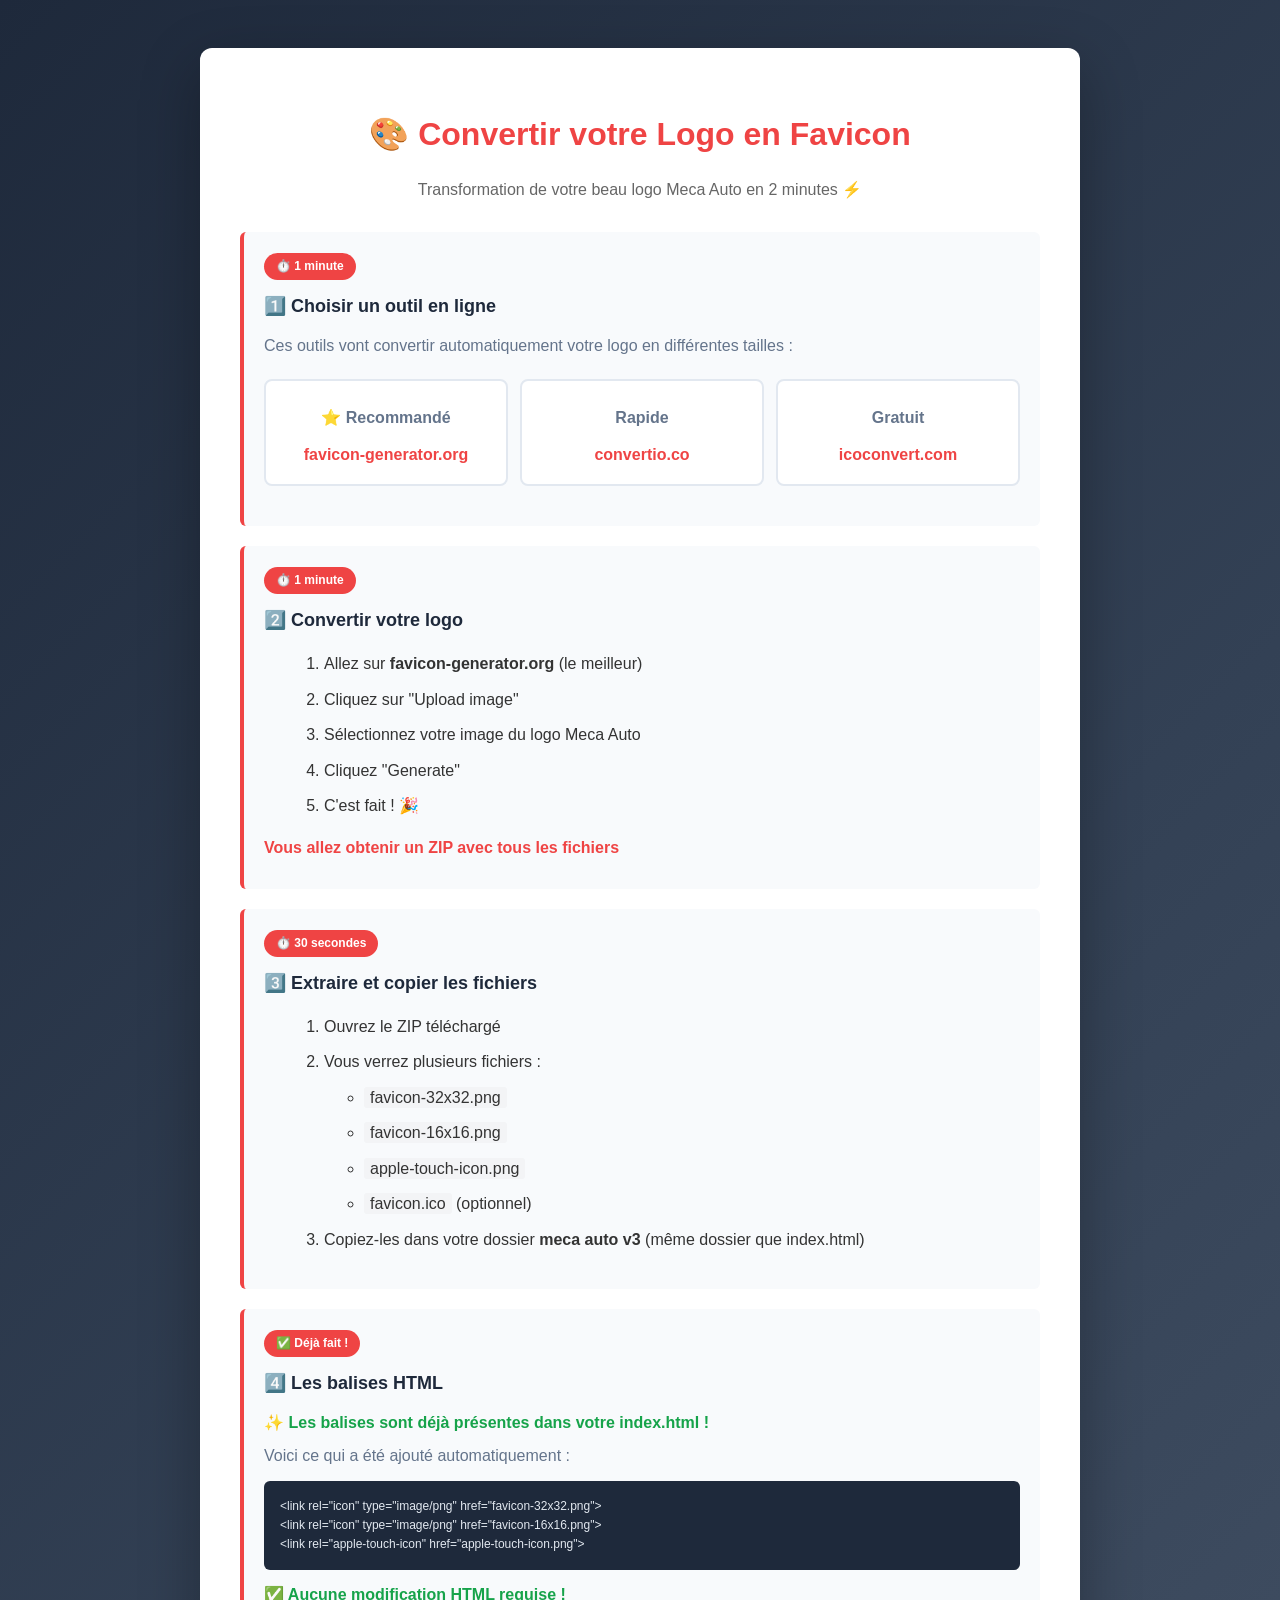
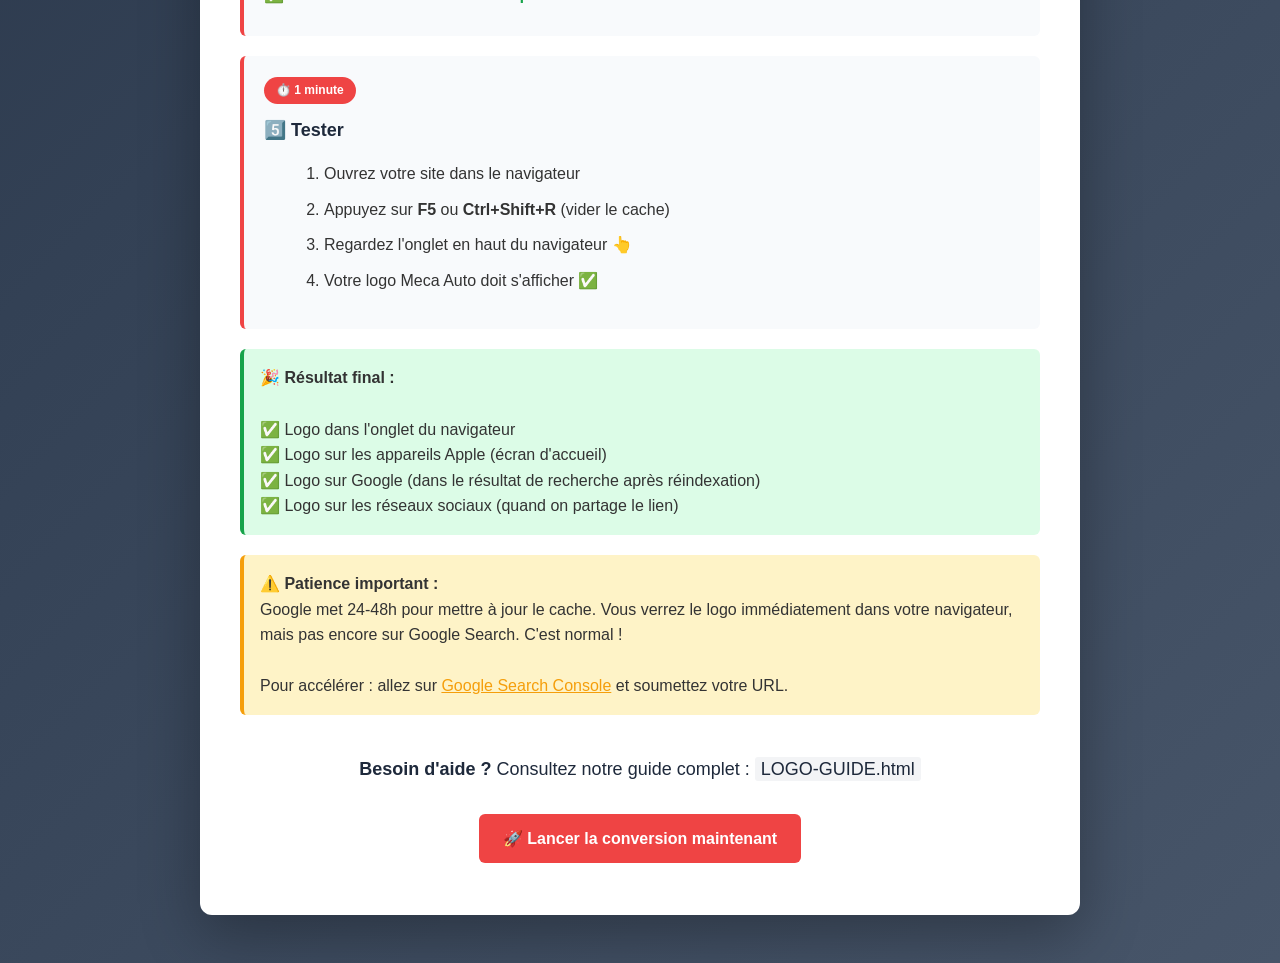
<file: readme/FAVICON-QUICK-START.html>
<!-- Pour convertir votre logo en favicon en 2 minutes -->
<!DOCTYPE html>
<html lang="fr">
<head>
    <meta charset="UTF-8">
    <meta name="viewport" content="width=device-width, initial-scale=1.0">
    <title>Convertir le Logo Meca Auto en Favicon</title>
    <style>
        * {
            font-family: 'Poppins', sans-serif;
        }
        body {
            background: linear-gradient(135deg, #1e293b 0%, #334155 50%, #475569 100%);
            color: #333;
            padding: 40px 20px;
            line-height: 1.6;
        }
        .container {
            max-width: 800px;
            margin: 0 auto;
            background: white;
            padding: 40px;
            border-radius: 12px;
            box-shadow: 0 20px 60px rgba(0,0,0,0.3);
        }
        h1 {
            color: #ef4444;
            text-align: center;
            margin-bottom: 10px;
        }
        .subtitle {
            text-align: center;
            color: #666;
            margin-bottom: 30px;
            font-size: 16px;
        }
        .steps {
            display: grid;
            gap: 20px;
        }
        .step-card {
            background: #f8fafc;
            border-left: 4px solid #ef4444;
            padding: 20px;
            border-radius: 6px;
        }
        .step-card h2 {
            color: #1e293b;
            margin-top: 0;
            margin-bottom: 12px;
            font-size: 18px;
        }
        .step-card p {
            margin: 8px 0;
            color: #64748b;
        }
        .time {
            display: inline-block;
            background: #ef4444;
            color: white;
            padding: 4px 12px;
            border-radius: 20px;
            font-size: 12px;
            font-weight: 600;
            margin-bottom: 12px;
        }
        .button {
            display: inline-block;
            background: #ef4444;
            color: white;
            padding: 12px 24px;
            border-radius: 6px;
            text-decoration: none;
            font-weight: 600;
            margin: 12px 0;
            transition: all 0.3s;
        }
        .button:hover {
            background: #dc2626;
            transform: translateY(-2px);
        }
        .warning {
            background: #fef3c7;
            border-left: 4px solid #f59e0b;
            padding: 16px;
            border-radius: 6px;
            margin: 20px 0;
        }
        ol {
            margin-left: 20px;
        }
        li {
            margin: 10px 0;
        }
        code {
            background: #f3f4f6;
            padding: 2px 6px;
            border-radius: 3px;
        }
        .success {
            background: #dcfce7;
            border-left: 4px solid #16a34a;
            padding: 16px;
            border-radius: 6px;
            margin: 20px 0;
        }
        .online-tools {
            display: grid;
            grid-template-columns: repeat(auto-fit, minmax(200px, 1fr));
            gap: 12px;
            margin: 20px 0;
        }
        .tool {
            background: white;
            border: 2px solid #e2e8f0;
            padding: 16px;
            border-radius: 8px;
            text-align: center;
            transition: all 0.3s;
        }
        .tool:hover {
            border-color: #ef4444;
            box-shadow: 0 4px 12px rgba(239, 68, 68, 0.15);
        }
        .tool a {
            color: #ef4444;
            text-decoration: none;
            font-weight: 600;
        }
        .tool a:hover {
            text-decoration: underline;
        }
        .check {
            color: #16a34a;
            font-weight: 700;
        }
    </style>
</head>
<body>
    <div class="container">
        <h1>🎨 Convertir votre Logo en Favicon</h1>
        <p class="subtitle">Transformation de votre beau logo Meca Auto en 2 minutes ⚡</p>

        <div class="steps">
            <!-- ÉTAPE 1 -->
            <div class="step-card">
                <span class="time">⏱️ 1 minute</span>
                <h2>1️⃣ Choisir un outil en ligne</h2>
                <p>Ces outils vont convertir automatiquement votre logo en différentes tailles :</p>
                <div class="online-tools">
                    <div class="tool">
                        <p style="font-weight: 600; margin-bottom: 12px;">⭐ Recommandé</p>
                        <a href="https://favicon-generator.org/" target="_blank">favicon-generator.org</a>
                    </div>
                    <div class="tool">
                        <p style="font-weight: 600; margin-bottom: 12px;">Rapide</p>
                        <a href="https://convertio.co/" target="_blank">convertio.co</a>
                    </div>
                    <div class="tool">
                        <p style="font-weight: 600; margin-bottom: 12px;">Gratuit</p>
                        <a href="https://icoconvert.com/" target="_blank">icoconvert.com</a>
                    </div>
                </div>
            </div>

            <!-- ÉTAPE 2 -->
            <div class="step-card">
                <span class="time">⏱️ 1 minute</span>
                <h2>2️⃣ Convertir votre logo</h2>
                <ol>
                    <li>Allez sur <strong>favicon-generator.org</strong> (le meilleur)</li>
                    <li>Cliquez sur "Upload image"</li>
                    <li>Sélectionnez votre image du logo Meca Auto</li>
                    <li>Cliquez "Generate"</li>
                    <li>C'est fait ! 🎉</li>
                </ol>
                <p style="margin-top: 16px; color: #ef4444; font-weight: 600;">Vous allez obtenir un ZIP avec tous les fichiers</p>
            </div>

            <!-- ÉTAPE 3 -->
            <div class="step-card">
                <span class="time">⏱️ 30 secondes</span>
                <h2>3️⃣ Extraire et copier les fichiers</h2>
                <ol>
                    <li>Ouvrez le ZIP téléchargé</li>
                    <li>Vous verrez plusieurs fichiers : 
                        <ul>
                            <li><code>favicon-32x32.png</code></li>
                            <li><code>favicon-16x16.png</code></li>
                            <li><code>apple-touch-icon.png</code></li>
                            <li><code>favicon.ico</code> (optionnel)</li>
                        </ul>
                    </li>
                    <li>Copiez-les dans votre dossier <strong>meca auto v3</strong> (même dossier que index.html)</li>
                </ol>
            </div>

            <!-- ÉTAPE 4 -->
            <div class="step-card">
                <span class="time">✅ Déjà fait !</span>
                <h2>4️⃣ Les balises HTML</h2>
                <p>✨ <span class="check">Les balises sont déjà présentes dans votre index.html !</span></p>
                <p>Voici ce qui a été ajouté automatiquement :</p>
                <code style="display: block; background: #1e293b; color: #e2e8f0; padding: 16px; border-radius: 6px; margin: 12px 0; font-size: 12px;">
                    &lt;link rel="icon" type="image/png" href="favicon-32x32.png"&gt;<br>
                    &lt;link rel="icon" type="image/png" href="favicon-16x16.png"&gt;<br>
                    &lt;link rel="apple-touch-icon" href="apple-touch-icon.png"&gt;
                </code>
                <p style="color: #16a34a; font-weight: 600;">✅ Aucune modification HTML requise !</p>
            </div>

            <!-- ÉTAPE 5 -->
            <div class="step-card">
                <span class="time">⏱️ 1 minute</span>
                <h2>5️⃣ Tester</h2>
                <ol>
                    <li>Ouvrez votre site dans le navigateur</li>
                    <li>Appuyez sur <strong>F5</strong> ou <strong>Ctrl+Shift+R</strong> (vider le cache)</li>
                    <li>Regardez l'onglet en haut du navigateur 👆</li>
                    <li>Votre logo Meca Auto doit s'afficher ✅</li>
                </ol>
            </div>
        </div>

        <div class="success">
            <strong>🎉 Résultat final :</strong><br><br>
            ✅ Logo dans l'onglet du navigateur<br>
            ✅ Logo sur les appareils Apple (écran d'accueil)<br>
            ✅ Logo sur Google (dans le résultat de recherche après réindexation)<br>
            ✅ Logo sur les réseaux sociaux (quand on partage le lien)
        </div>

        <div class="warning">
            <strong>⚠️ Patience important :</strong><br>
            Google met 24-48h pour mettre à jour le cache. Vous verrez le logo immédiatement dans votre navigateur, mais pas encore sur Google Search. C'est normal !<br><br>
            Pour accélérer : allez sur <a href="https://search.google.com/search-console" target="_blank" style="color: #f59e0b;">Google Search Console</a> et soumettez votre URL.
        </div>

        <div style="text-align: center; margin-top: 40px;">
            <p style="font-size: 18px; color: #1e293b;">
                <strong>Besoin d'aide ?</strong> Consultez notre guide complet : <code>LOGO-GUIDE.html</code>
            </p>
            <a href="https://favicon-generator.org/" target="_blank" class="button">🚀 Lancer la conversion maintenant</a>
        </div>
    </div>
</body>
</html>
</file>
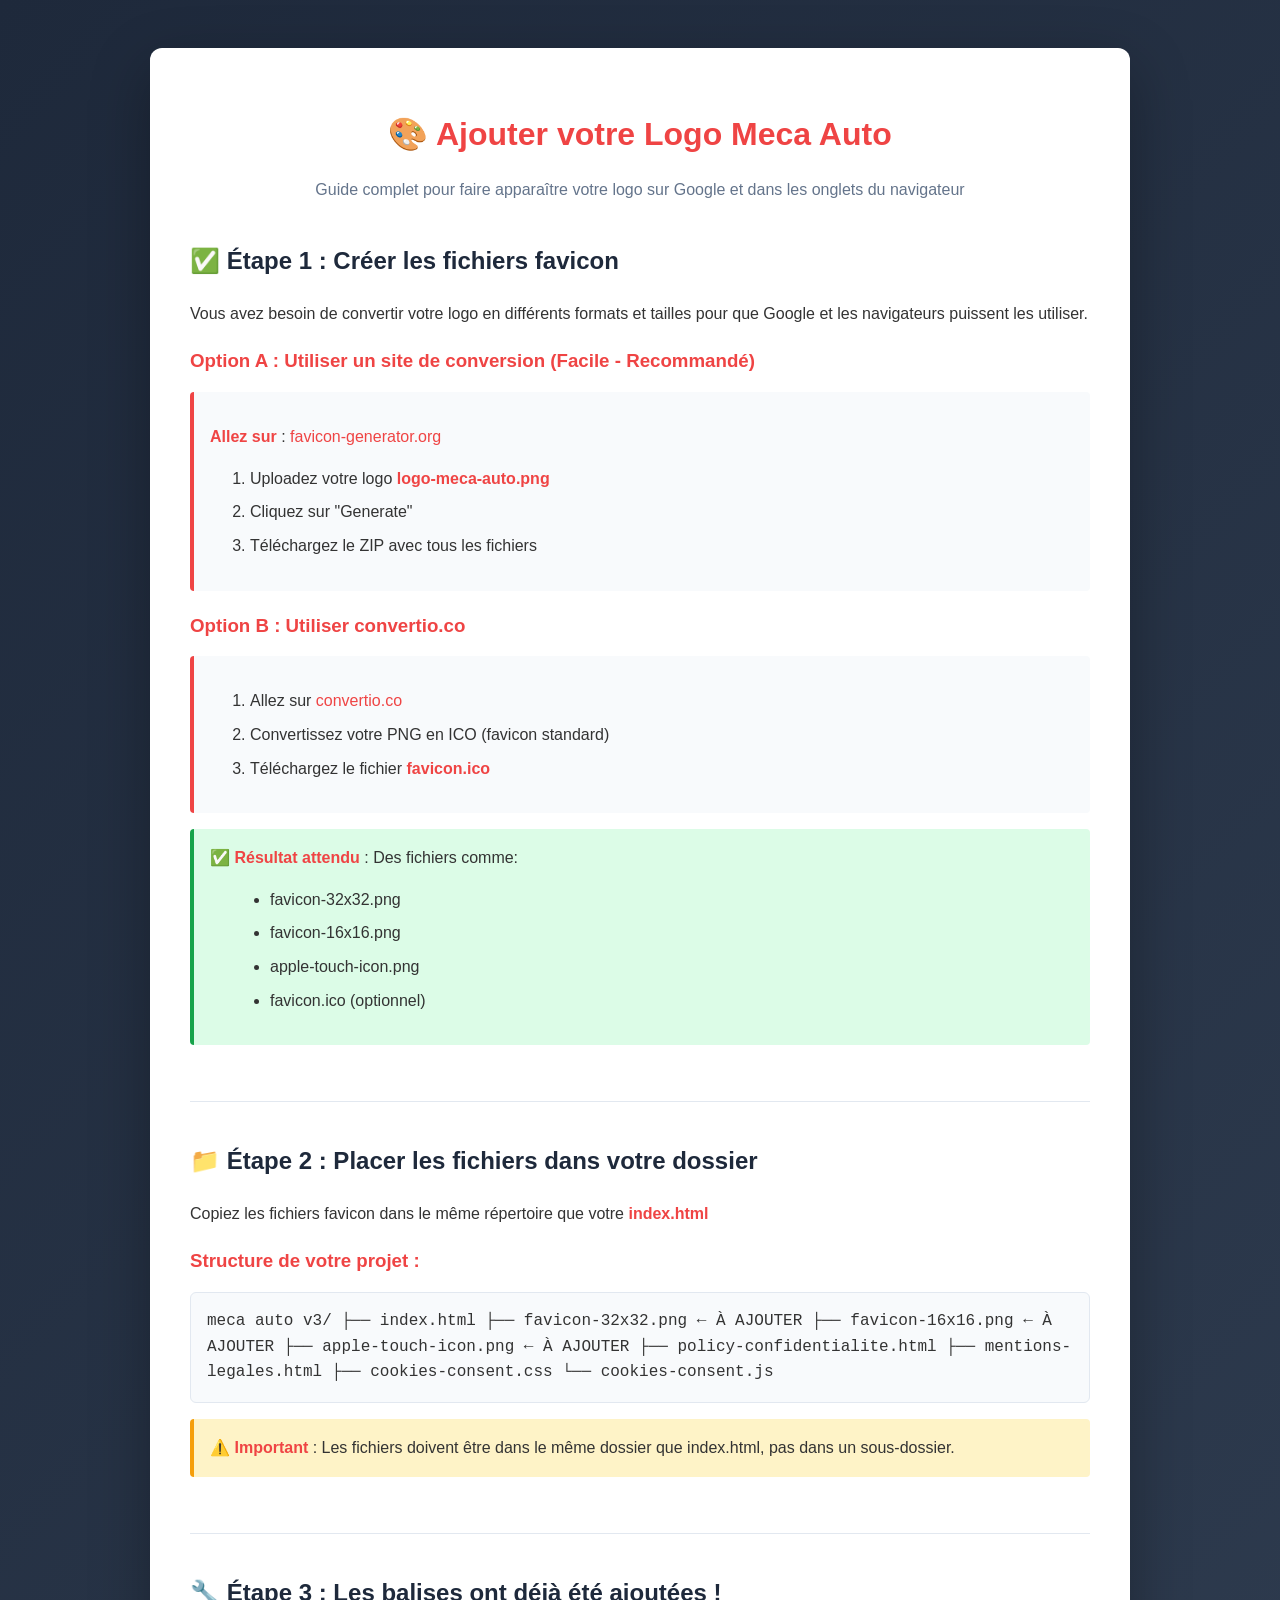
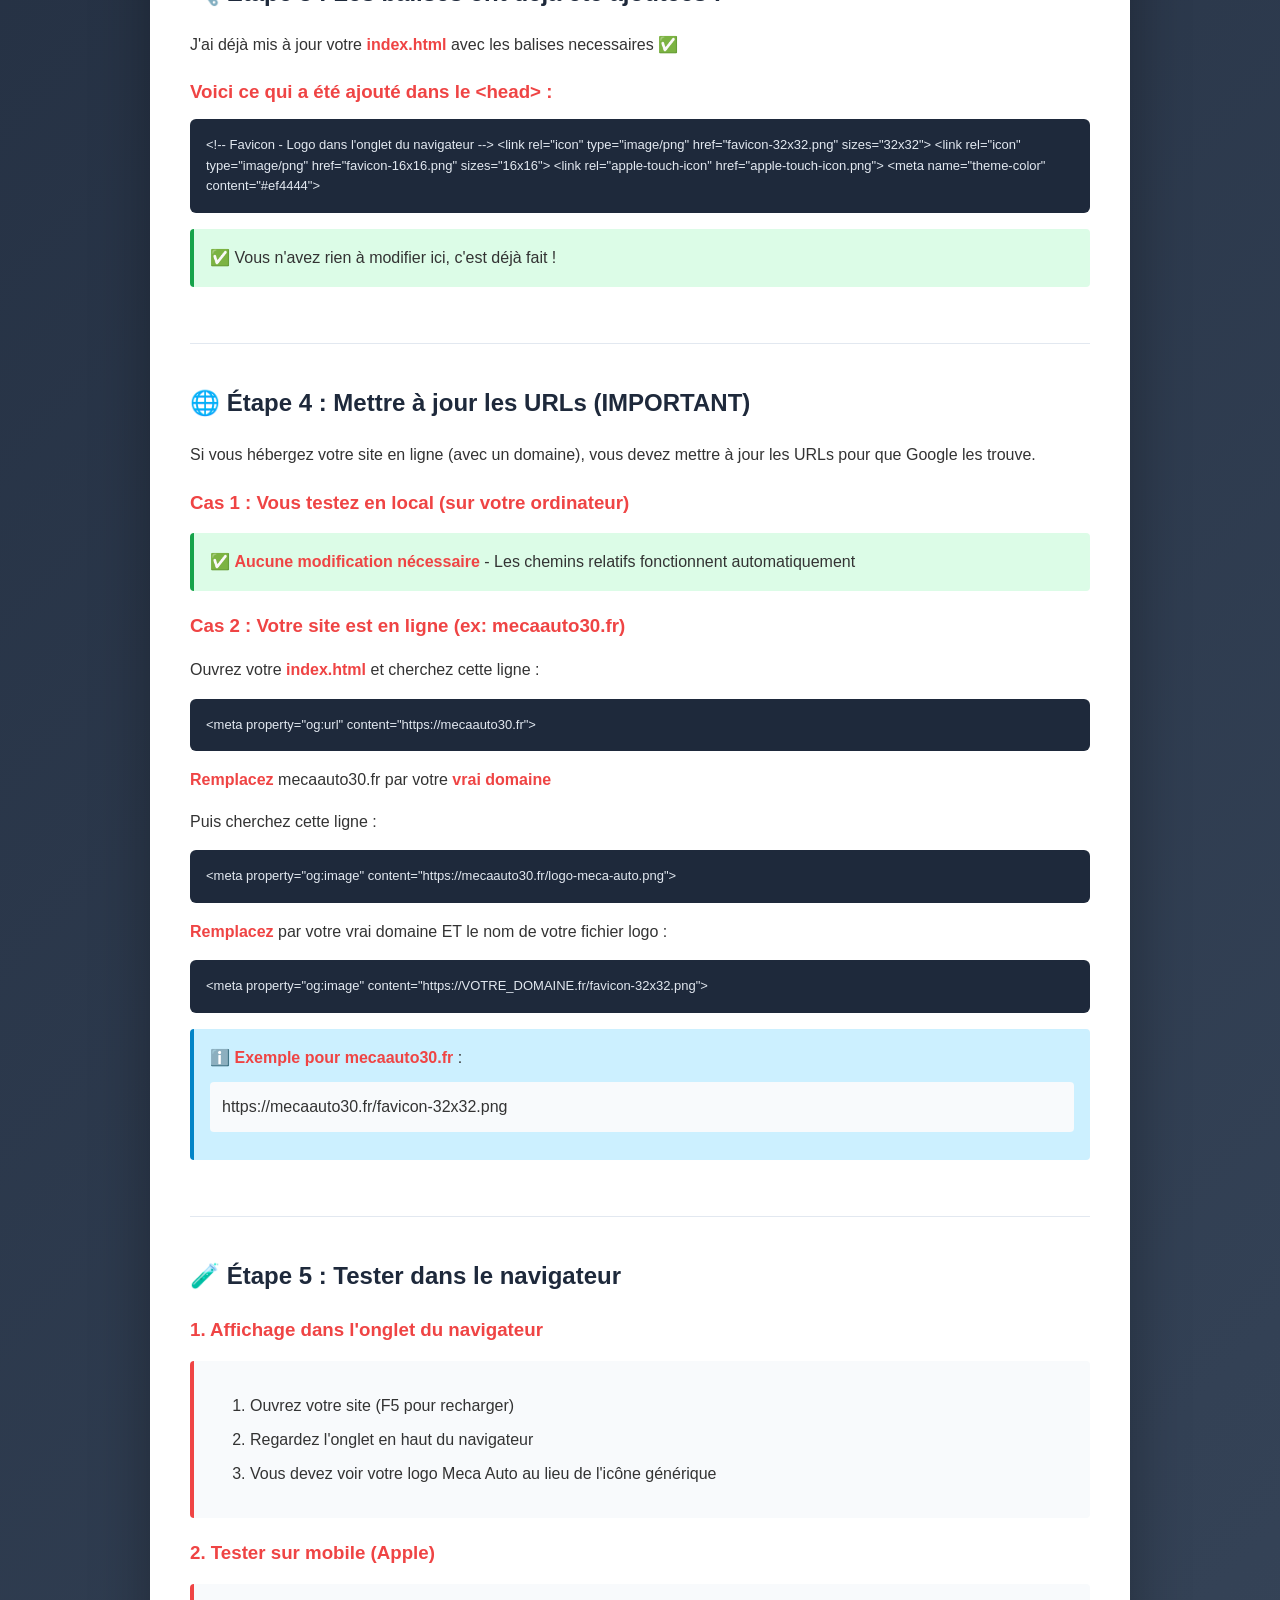
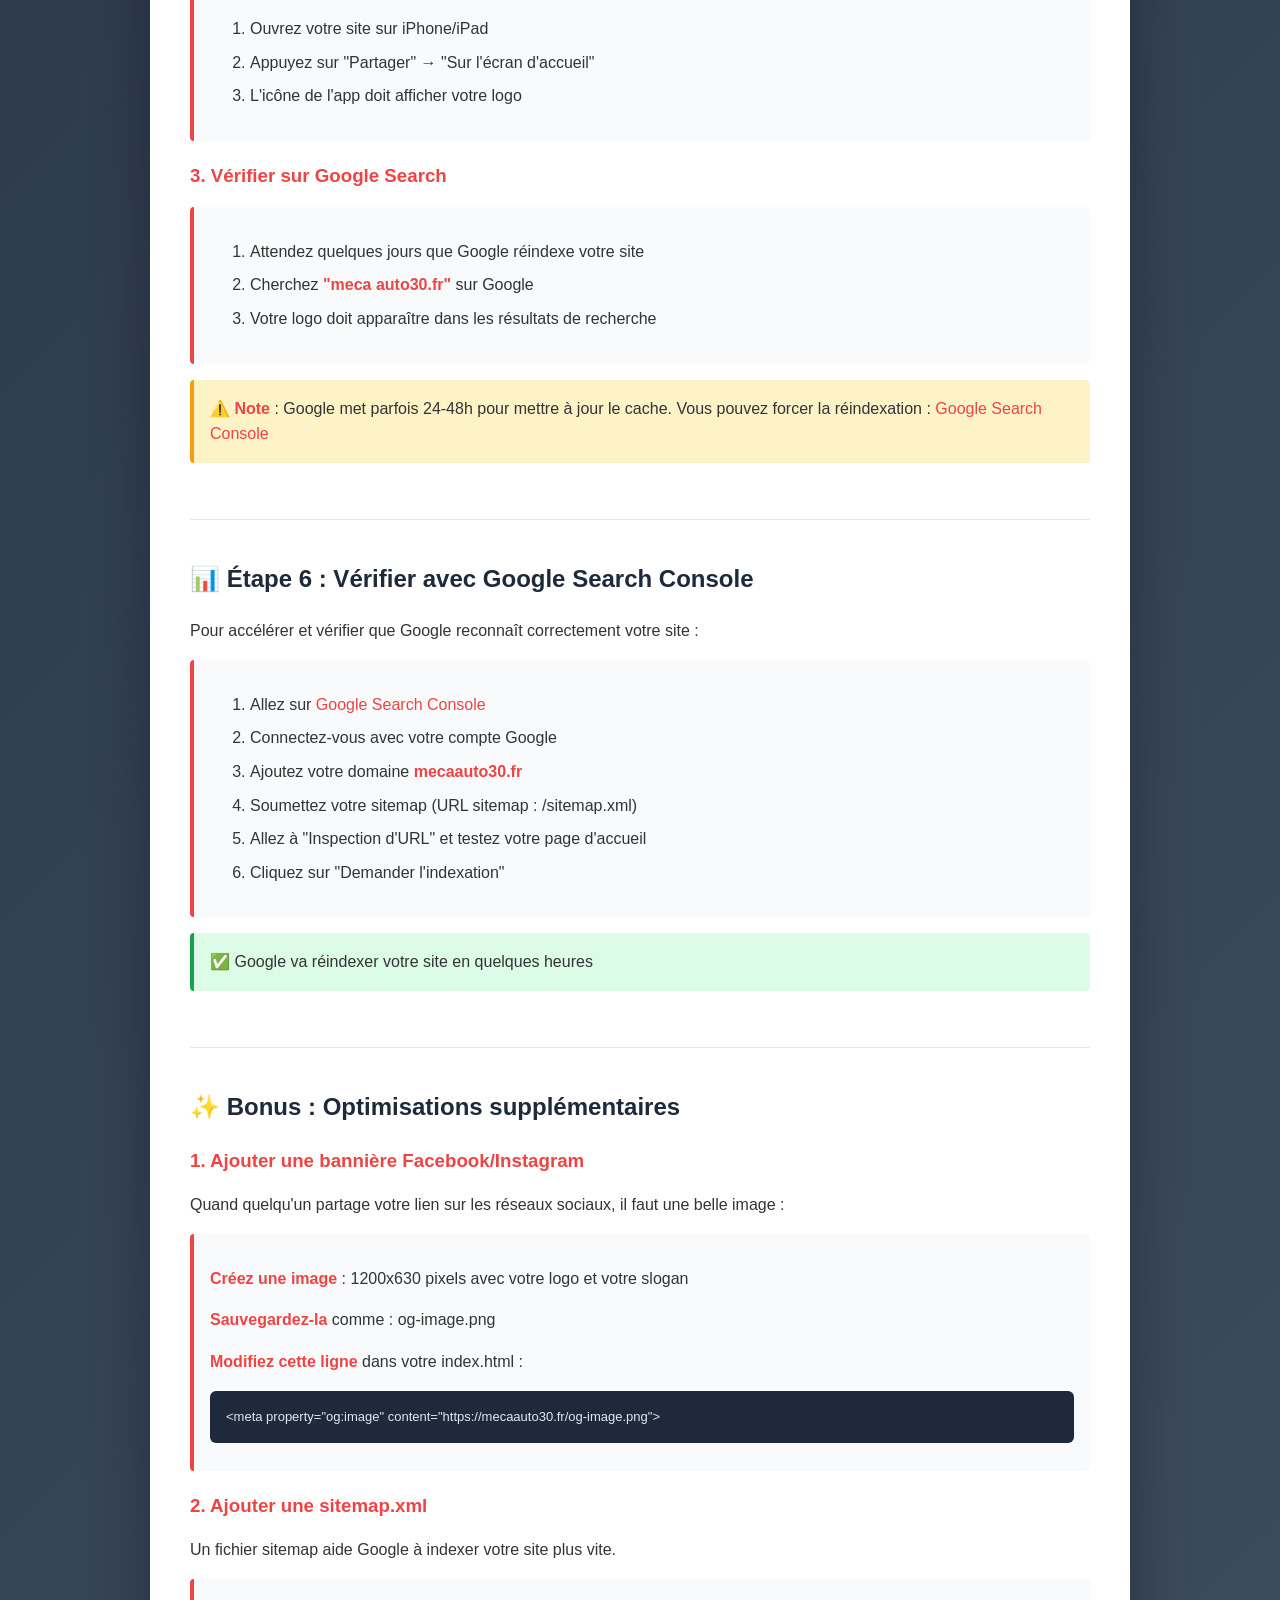
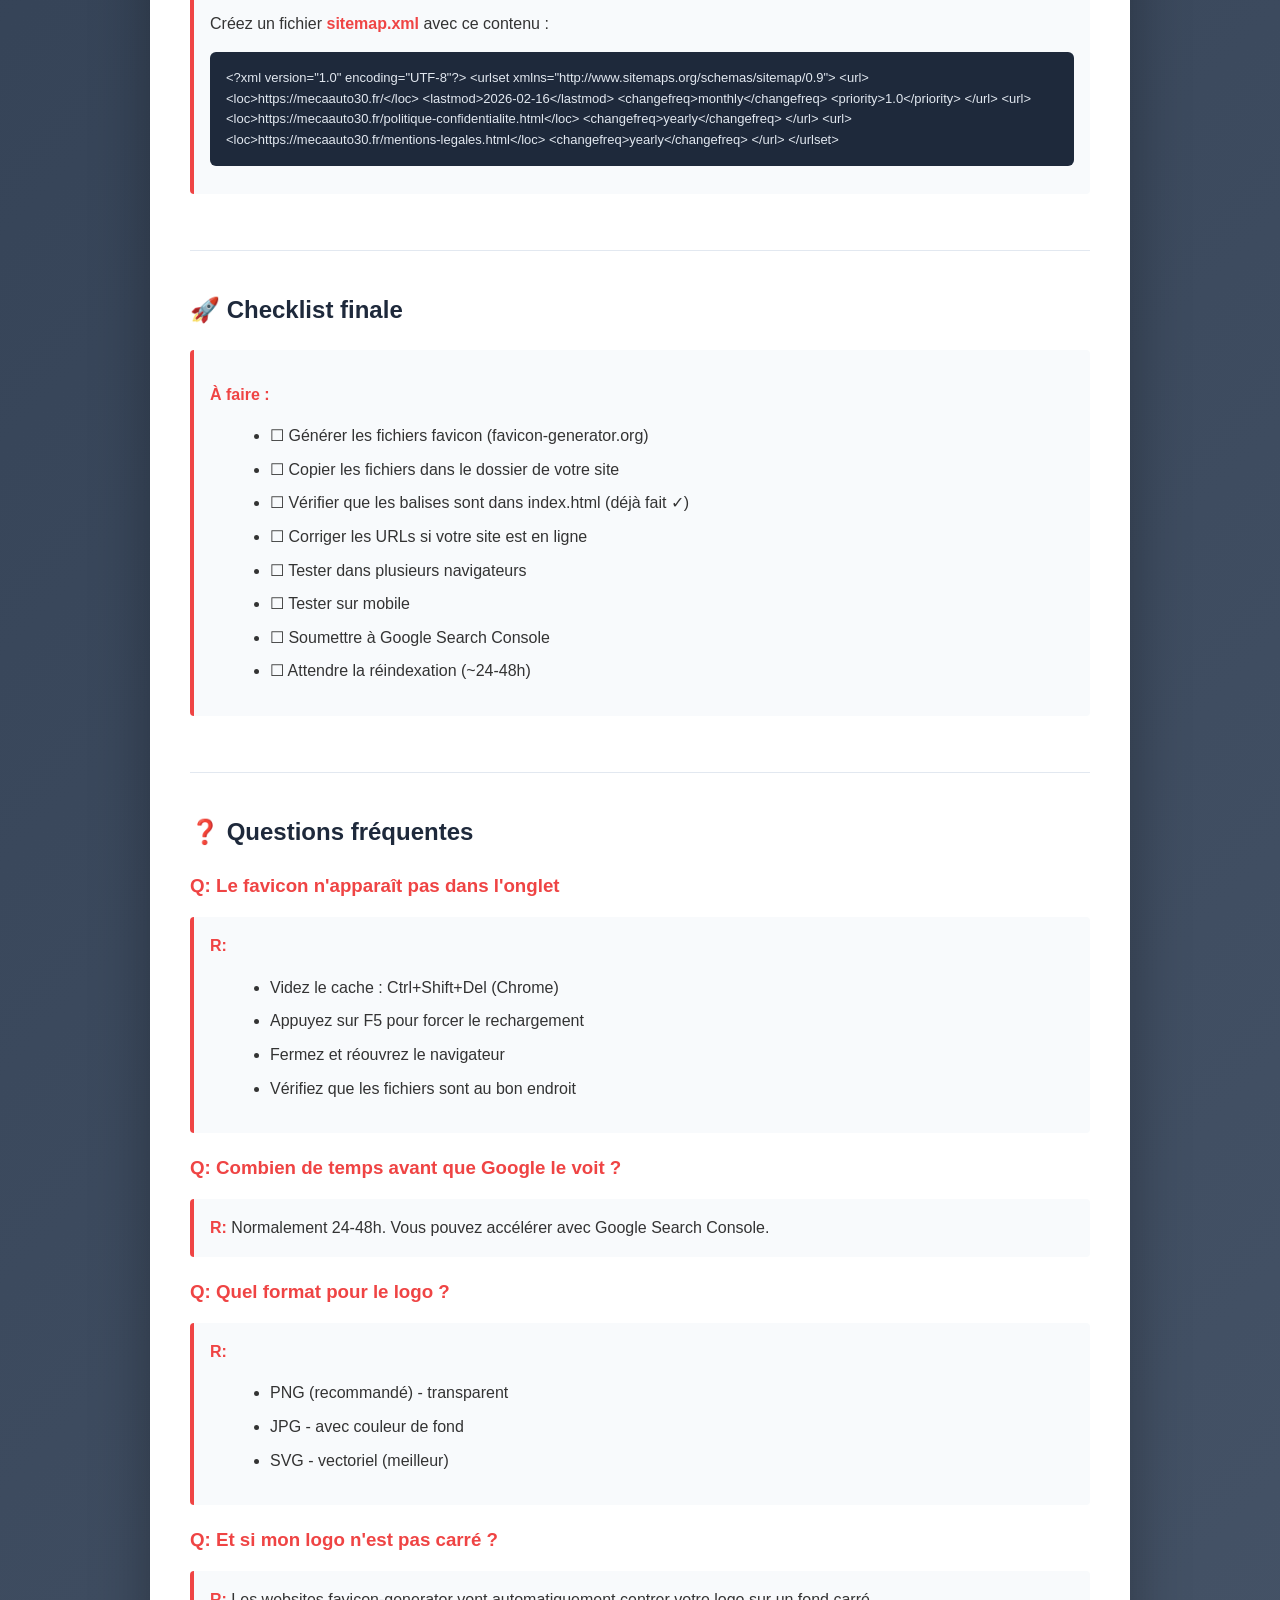
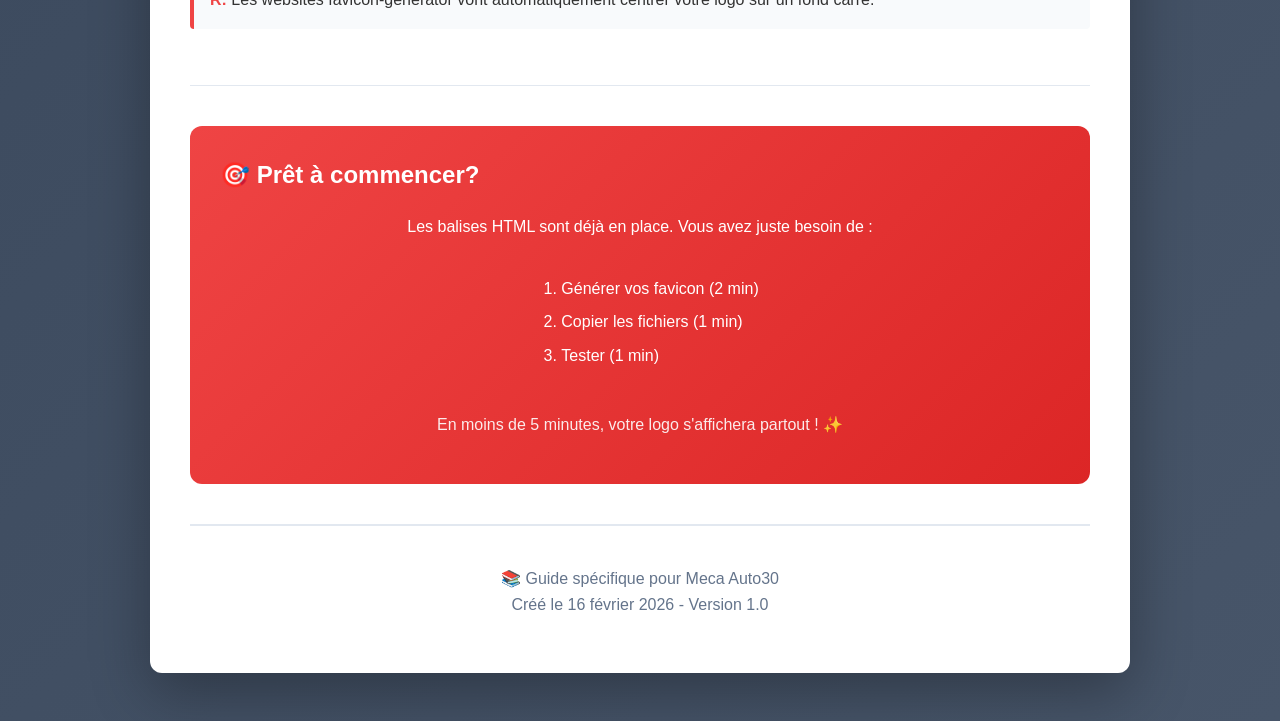
<file: readme/LOGO-GUIDE.html>
<!DOCTYPE html>
<html lang="fr">
<head>
    <meta charset="UTF-8">
    <meta name="viewport" content="width=device-width, initial-scale=1.0">
    <title>Guide - Ajouter votre Logo Meca Auto</title>
    <style>
        * {
            font-family: 'Poppins', -apple-system, BlinkMacSystemFont, 'Segoe UI', sans-serif;
        }
        body {
            background: linear-gradient(135deg, #1e293b 0%, #334155 50%, #475569 100%);
            color: #333;
            line-height: 1.6;
            padding: 40px 20px;
        }
        .container {
            max-width: 900px;
            margin: 0 auto;
            background: white;
            padding: 40px;
            border-radius: 12px;
            box-shadow: 0 20px 60px rgba(0,0,0,0.3);
        }
        h1 {
            color: #ef4444;
            text-align: center;
            font-size: 32px;
            margin-bottom: 10px;
        }
        .subtitle {
            text-align: center;
            color: #64748b;
            margin-bottom: 40px;
        }
        .section {
            margin-bottom: 40px;
            padding-bottom: 40px;
            border-bottom: 1px solid #e2e8f0;
        }
        .section:last-child {
            border-bottom: none;
        }
        h2 {
            color: #1e293b;
            font-size: 24px;
            display: flex;
            align-items: center;
            gap: 10px;
            margin-bottom: 20px;
        }
        h3 {
            color: #ef4444;
            margin-top: 20px;
            margin-bottom: 12px;
        }
        .step {
            background: #f8fafc;
            border-left: 4px solid #ef4444;
            padding: 16px;
            margin: 16px 0;
            border-radius: 4px;
        }
        .code-block {
            background: #1e293b;
            color: #e2e8f0;
            padding: 16px;
            border-radius: 6px;
            overflow-x: auto;
            font-family: 'Courier New', monospace;
            font-size: 13px;
            line-height: 1.5;
            margin: 12px 0;
        }
        .file-structure {
            background: #f8fafc;
            border: 1px solid #e2e8f0;
            padding: 16px;
            border-radius: 6px;
            font-family: 'Courier New', monospace;
            margin: 16px 0;
        }
        .success {
            background: #dcfce7;
            border-left: 4px solid #16a34a;
            padding: 16px;
            border-radius: 4px;
            margin: 16px 0;
        }
        .warning {
            background: #fef3c7;
            border-left: 4px solid #f59e0b;
            padding: 16px;
            border-radius: 4px;
            margin: 16px 0;
        }
        .info {
            background: #ccf0ff;
            border-left: 4px solid #0284c7;
            padding: 16px;
            border-radius: 4px;
            margin: 16px 0;
        }
        ul {
            margin-left: 20px;
        }
        li {
            margin: 8px 0;
        }
        strong {
            color: #ef4444;
        }
        a {
            color: #ef4444;
            text-decoration: none;
        }
        a:hover {
            text-decoration: underline;
        }
        .button {
            display: inline-block;
            background: #ef4444;
            color: white;
            padding: 12px 24px;
            border-radius: 6px;
            margin: 12px 0;
            text-decoration: none;
        }
        .button:hover {
            background: #dc2626;
        }
    </style>
</head>
<body>
    <div class="container">
        <h1>🎨 Ajouter votre Logo Meca Auto</h1>
        <p class="subtitle">Guide complet pour faire apparaître votre logo sur Google et dans les onglets du navigateur</p>

        <!-- SECTION 1 -->
        <div class="section">
            <h2>✅ Étape 1 : Créer les fichiers favicon</h2>
            <p>Vous avez besoin de convertir votre logo en différents formats et tailles pour que Google et les navigateurs puissent les utiliser.</p>

            <h3>Option A : Utiliser un site de conversion (Facile - Recommandé)</h3>
            <div class="step">
                <p><strong>Allez sur</strong> : <a href="https://favicon-generator.org/" target="_blank">favicon-generator.org</a></p>
                <ol>
                    <li>Uploadez votre logo <strong>logo-meca-auto.png</strong></li>
                    <li>Cliquez sur "Generate"</li>
                    <li>Téléchargez le ZIP avec tous les fichiers</li>
                </ol>
            </div>

            <h3>Option B : Utiliser convertio.co</h3>
            <div class="step">
                <ol>
                    <li>Allez sur <a href="https://convertio.co/" target="_blank">convertio.co</a></li>
                    <li>Convertissez votre PNG en ICO (favicon standard)</li>
                    <li>Téléchargez le fichier <strong>favicon.ico</strong></li>
                </ol>
            </div>

            <div class="success">
                ✅ <strong>Résultat attendu</strong> : Des fichiers comme:
                <ul>
                    <li>favicon-32x32.png</li>
                    <li>favicon-16x16.png</li>
                    <li>apple-touch-icon.png</li>
                    <li>favicon.ico (optionnel)</li>
                </ul>
            </div>
        </div>

        <!-- SECTION 2 -->
        <div class="section">
            <h2>📁 Étape 2 : Placer les fichiers dans votre dossier</h2>
            <p>Copiez les fichiers favicon dans le même répertoire que votre <strong>index.html</strong></p>

            <h3>Structure de votre projet :</h3>
            <div class="file-structure">
meca auto v3/
├── index.html
├── favicon-32x32.png          ← À AJOUTER
├── favicon-16x16.png          ← À AJOUTER
├── apple-touch-icon.png       ← À AJOUTER
├── policy-confidentialite.html
├── mentions-legales.html
├── cookies-consent.css
└── cookies-consent.js
            </div>

            <div class="warning">
                ⚠️ <strong>Important</strong> : Les fichiers doivent être dans le même dossier que index.html, pas dans un sous-dossier.
            </div>
        </div>

        <!-- SECTION 3 -->
        <div class="section">
            <h2>🔧 Étape 3 : Les balises ont déjà été ajoutées !</h2>
            <p>J'ai déjà mis à jour votre <strong>index.html</strong> avec les balises necessaires ✅</p>

            <h3>Voici ce qui a été ajouté dans le &lt;head&gt; :</h3>
            <div class="code-block"><code>&lt;!-- Favicon - Logo dans l'onglet du navigateur --&gt;
&lt;link rel="icon" type="image/png" href="favicon-32x32.png" sizes="32x32"&gt;
&lt;link rel="icon" type="image/png" href="favicon-16x16.png" sizes="16x16"&gt;
&lt;link rel="apple-touch-icon" href="apple-touch-icon.png"&gt;
&lt;meta name="theme-color" content="#ef4444"&gt;</code></div>

            <div class="success">
                ✅ Vous n'avez rien à modifier ici, c'est déjà fait !
            </div>
        </div>

        <!-- SECTION 4 -->
        <div class="section">
            <h2>🌐 Étape 4 : Mettre à jour les URLs (IMPORTANT)</h2>
            <p>Si vous hébergez votre site en ligne (avec un domaine), vous devez mettre à jour les URLs pour que Google les trouve.</p>

            <h3>Cas 1 : Vous testez en local (sur votre ordinateur)</h3>
            <div class="success">
                ✅ <strong>Aucune modification nécessaire</strong> - Les chemins relatifs fonctionnent automatiquement
            </div>

            <h3>Cas 2 : Votre site est en ligne (ex: mecaauto30.fr)</h3>
            <p>Ouvrez votre <strong>index.html</strong> et cherchez cette ligne :</p>
            <div class="code-block"><code>&lt;meta property="og:url" content="https://mecaauto30.fr"&gt;</code></div>
            <p><strong>Remplacez</strong> <code>mecaauto30.fr</code> par votre <strong>vrai domaine</strong></p>

            <p>Puis cherchez cette ligne :</p>
            <div class="code-block"><code>&lt;meta property="og:image" content="https://mecaauto30.fr/logo-meca-auto.png"&gt;</code></div>
            <p><strong>Remplacez</strong> par votre vrai domaine ET le nom de votre fichier logo :</p>
            <div class="code-block"><code>&lt;meta property="og:image" content="https://VOTRE_DOMAINE.fr/favicon-32x32.png"&gt;</code></div>

            <div class="info">
                ℹ️ <strong>Exemple pour mecaauto30.fr</strong> :
                <pre style="background: #f8fafc; padding: 12px; border-radius: 4px; margin: 12px 0;">https://mecaauto30.fr/favicon-32x32.png</pre>
            </div>
        </div>

        <!-- SECTION 5 -->
        <div class="section">
            <h2>🧪 Étape 5 : Tester dans le navigateur</h2>
            
            <h3>1. Affichage dans l'onglet du navigateur</h3>
            <div class="step">
                <ol>
                    <li>Ouvrez votre site (F5 pour recharger)</li>
                    <li>Regardez l'onglet en haut du navigateur</li>
                    <li>Vous devez voir votre logo Meca Auto au lieu de l'icône générique</li>
                </ol>
            </div>

            <h3>2. Tester sur mobile (Apple)</h3>
            <div class="step">
                <ol>
                    <li>Ouvrez votre site sur iPhone/iPad</li>
                    <li>Appuyez sur "Partager" → "Sur l'écran d'accueil"</li>
                    <li>L'icône de l'app doit afficher votre logo</li>
                </ol>
            </div>

            <h3>3. Vérifier sur Google Search</h3>
            <div class="step">
                <ol>
                    <li>Attendez quelques jours que Google réindexe votre site</li>
                    <li>Cherchez <strong>"meca auto30.fr"</strong> sur Google</li>
                    <li>Votre logo doit apparaître dans les résultats de recherche</li>
                </ol>
            </div>

            <div class="warning">
                ⚠️ <strong>Note</strong> : Google met parfois 24-48h pour mettre à jour le cache. Vous pouvez forcer la réindexation :
                <a href="https://search.google.com/search-console" target="_blank">Google Search Console</a>
            </div>
        </div>

        <!-- SECTION 6 -->
        <div class="section">
            <h2>📊 Étape 6 : Vérifier avec Google Search Console</h2>
            <p>Pour accélérer et vérifier que Google reconnaît correctement votre site :</p>

            <div class="step">
                <ol>
                    <li>Allez sur <a href="https://search.google.com/search-console" target="_blank">Google Search Console</a></li>
                    <li>Connectez-vous avec votre compte Google</li>
                    <li>Ajoutez votre domaine <strong>mecaauto30.fr</strong></li>
                    <li>Soumettez votre sitemap (URL sitemap : <code>/sitemap.xml</code>)</li>
                    <li>Allez à "Inspection d'URL" et testez votre page d'accueil</li>
                    <li>Cliquez sur "Demander l'indexation"</li>
                </ol>
            </div>

            <div class="success">
                ✅ Google va réindexer votre site en quelques heures
            </div>
        </div>

        <!-- SECTION 7 -->
        <div class="section">
            <h2>✨ Bonus : Optimisations supplémentaires</h2>
            
            <h3>1. Ajouter une bannière Facebook/Instagram</h3>
            <p>Quand quelqu'un partage votre lien sur les réseaux sociaux, il faut une belle image :</p>
            <div class="step">
                <p><strong>Créez une image</strong> : 1200x630 pixels avec votre logo et votre slogan</p>
                <p><strong>Sauvegardez-la</strong> comme : <code>og-image.png</code></p>
                <p><strong>Modifiez cette ligne</strong> dans votre index.html :</p>
                <div class="code-block"><code>&lt;meta property="og:image" content="https://mecaauto30.fr/og-image.png"&gt;</code></div>
            </div>

            <h3>2. Ajouter une sitemap.xml</h3>
            <p>Un fichier sitemap aide Google à indexer votre site plus vite.</p>
            <div class="step">
                <p>Créez un fichier <strong>sitemap.xml</strong> avec ce contenu :</p>
                <div class="code-block"><code>&lt;?xml version="1.0" encoding="UTF-8"?&gt;
&lt;urlset xmlns="http://www.sitemaps.org/schemas/sitemap/0.9"&gt;
  &lt;url&gt;
    &lt;loc&gt;https://mecaauto30.fr/&lt;/loc&gt;
    &lt;lastmod&gt;2026-02-16&lt;/lastmod&gt;
    &lt;changefreq&gt;monthly&lt;/changefreq&gt;
    &lt;priority&gt;1.0&lt;/priority&gt;
  &lt;/url&gt;
  &lt;url&gt;
    &lt;loc&gt;https://mecaauto30.fr/politique-confidentialite.html&lt;/loc&gt;
    &lt;changefreq&gt;yearly&lt;/changefreq&gt;
  &lt;/url&gt;
  &lt;url&gt;
    &lt;loc&gt;https://mecaauto30.fr/mentions-legales.html&lt;/loc&gt;
    &lt;changefreq&gt;yearly&lt;/changefreq&gt;
  &lt;/url&gt;
&lt;/urlset&gt;</code></div>
            </div>
        </div>

        <!-- SECTION 8 -->
        <div class="section">
            <h2>🚀 Checklist finale</h2>
            <div class="step">
                <p><strong>À faire :</strong></p>
                <ul>
                    <li>☐ Générer les fichiers favicon (favicon-generator.org)</li>
                    <li>☐ Copier les fichiers dans le dossier de votre site</li>
                    <li>☐ Vérifier que les balises sont dans index.html (déjà fait ✓)</li>
                    <li>☐ Corriger les URLs si votre site est en ligne</li>
                    <li>☐ Tester dans plusieurs navigateurs</li>
                    <li>☐ Tester sur mobile</li>
                    <li>☐ Soumettre à Google Search Console</li>
                    <li>☐ Attendre la réindexation (~24-48h)</li>
                </ul>
            </div>
        </div>

        <!-- SECTION 9 -->
        <div class="section">
            <h2>❓ Questions fréquentes</h2>
            
            <h3>Q: Le favicon n'apparaît pas dans l'onglet</h3>
            <div class="step">
                <strong>R:</strong>
                <ul>
                    <li>Videz le cache : Ctrl+Shift+Del (Chrome)</li>
                    <li>Appuyez sur F5 pour forcer le rechargement</li>
                    <li>Fermez et réouvrez le navigateur</li>
                    <li>Vérifiez que les fichiers sont au bon endroit</li>
                </ul>
            </div>

            <h3>Q: Combien de temps avant que Google le voit ?</h3>
            <div class="step">
                <strong>R:</strong> Normalement 24-48h. Vous pouvez accélérer avec Google Search Console.
            </div>

            <h3>Q: Quel format pour le logo ?</h3>
            <div class="step">
                <strong>R:</strong>
                <ul>
                    <li>PNG (recommandé) - transparent</li>
                    <li>JPG - avec couleur de fond</li>
                    <li>SVG - vectoriel (meilleur)</li>
                </ul>
            </div>

            <h3>Q: Et si mon logo n'est pas carré ?</h3>
            <div class="step">
                <strong>R:</strong> Les websites favicon-generator vont automatiquement centrer votre logo sur un fond carré.
            </div>
        </div>

        <!-- CTA -->
        <div style="background: linear-gradient(135deg, #ef4444, #dc2626); color: white; padding: 30px; border-radius: 12px; text-align: center; margin-top: 40px;">
            <h2 style="color: white; margin-top: 0;">🎯 Prêt à commencer?</h2>
            <p style="font-size: 16px; margin: 12px 0;">Les balises HTML sont déjà en place. Vous avez juste besoin de :</p>
            <ol style="text-align: left; display: inline-block;">
                <li>Générer vos favicon (2 min)</li>
                <li>Copier les fichiers (1 min)</li>
                <li>Tester (1 min)</li>
            </ol>
            <p style="margin-top: 20px; opacity: 0.9;">En moins de 5 minutes, votre logo s'affichera partout ! ✨</p>
        </div>

        <hr style="margin: 40px 0; border: none; border-top: 2px solid #e2e8f0;">
        <p style="text-align: center; color: #64748b;">
            📚 Guide spécifique pour Meca Auto30<br>
            Créé le 16 février 2026 - Version 1.0
        </p>
    </div>
</body>
</html>
</file>
